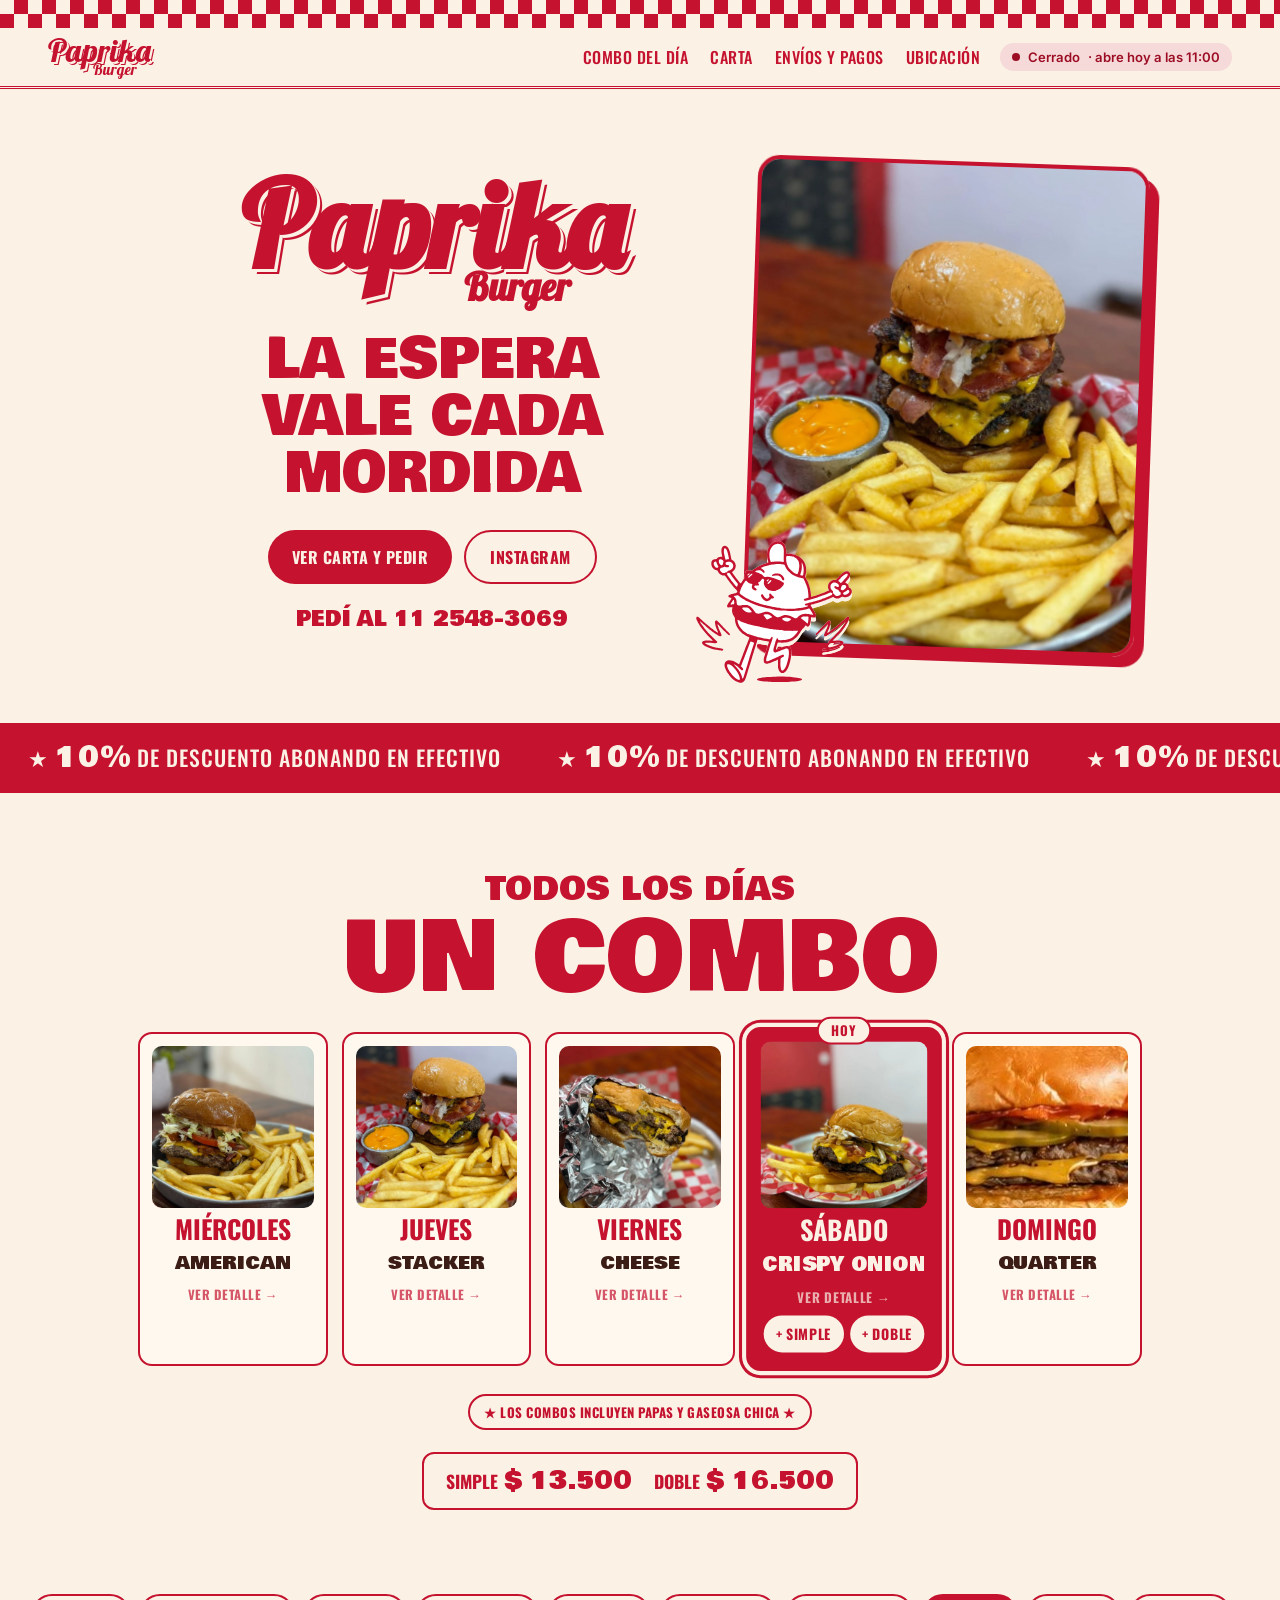
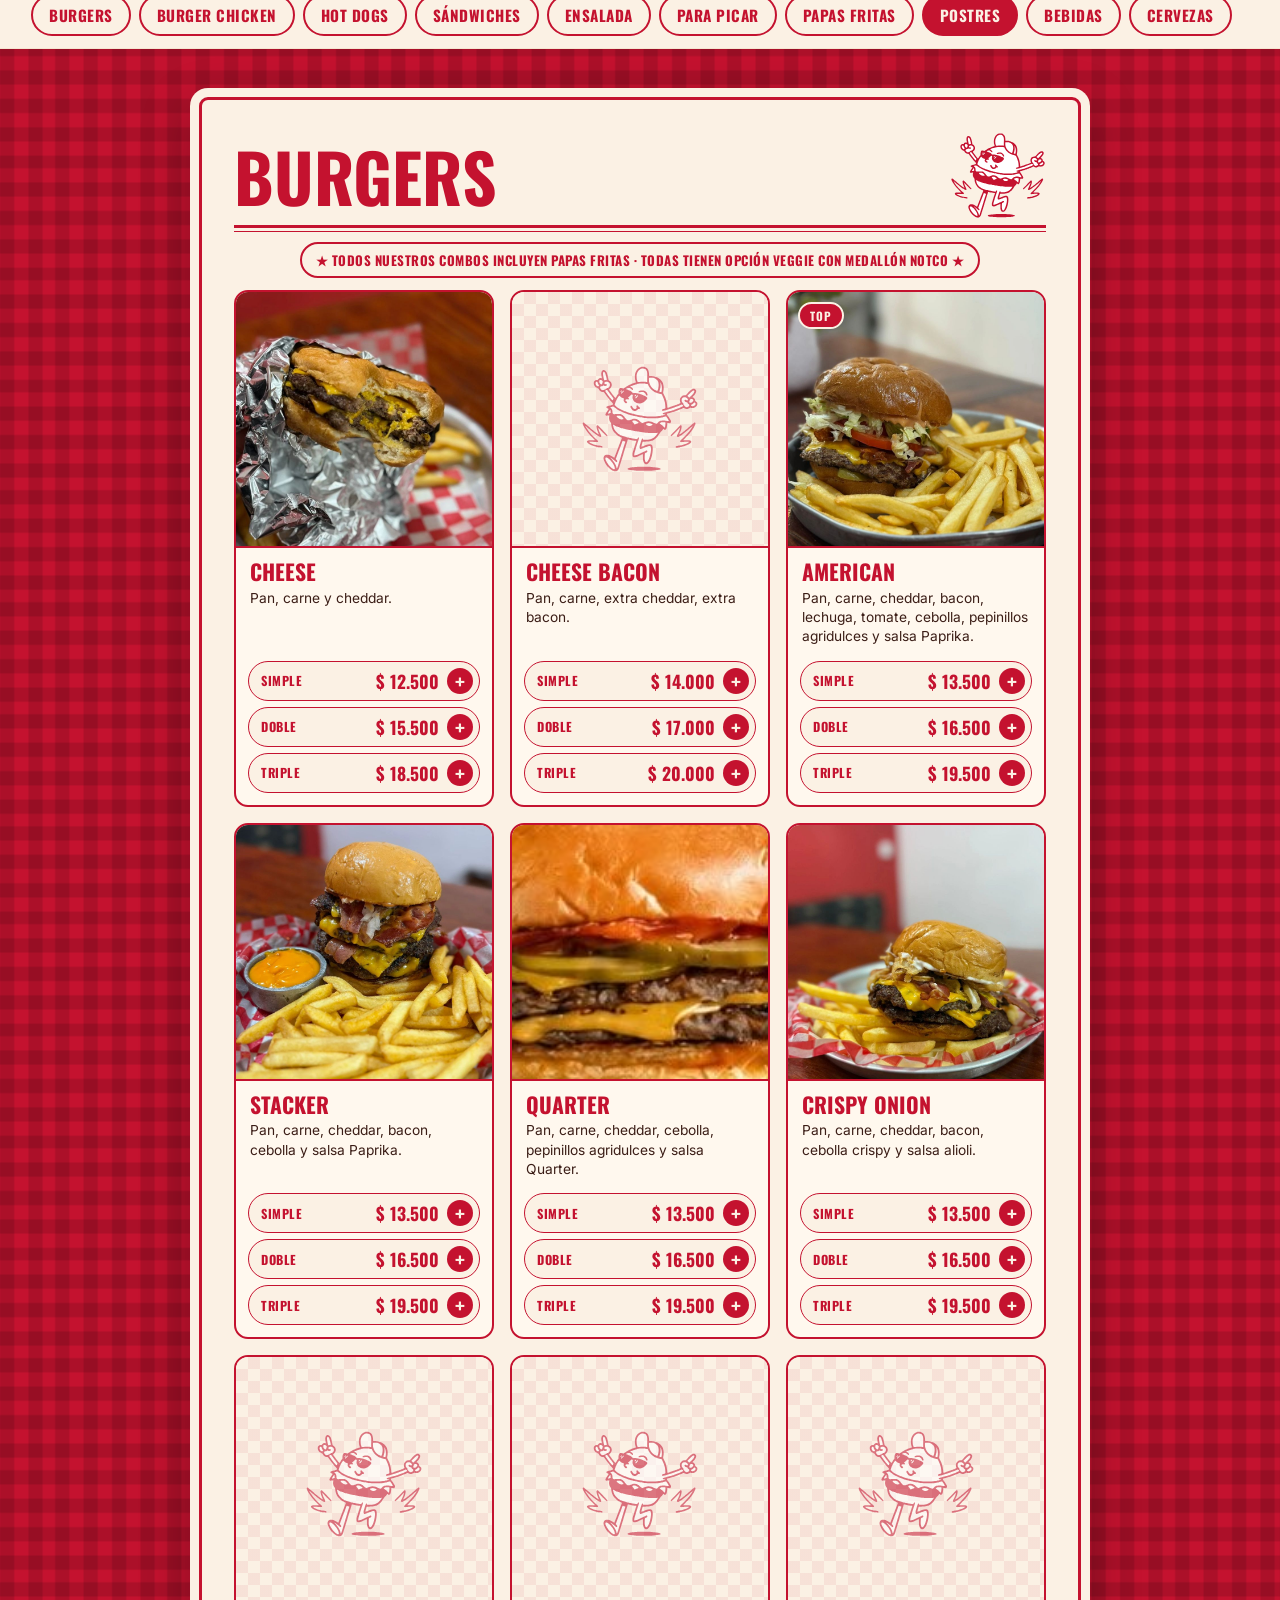
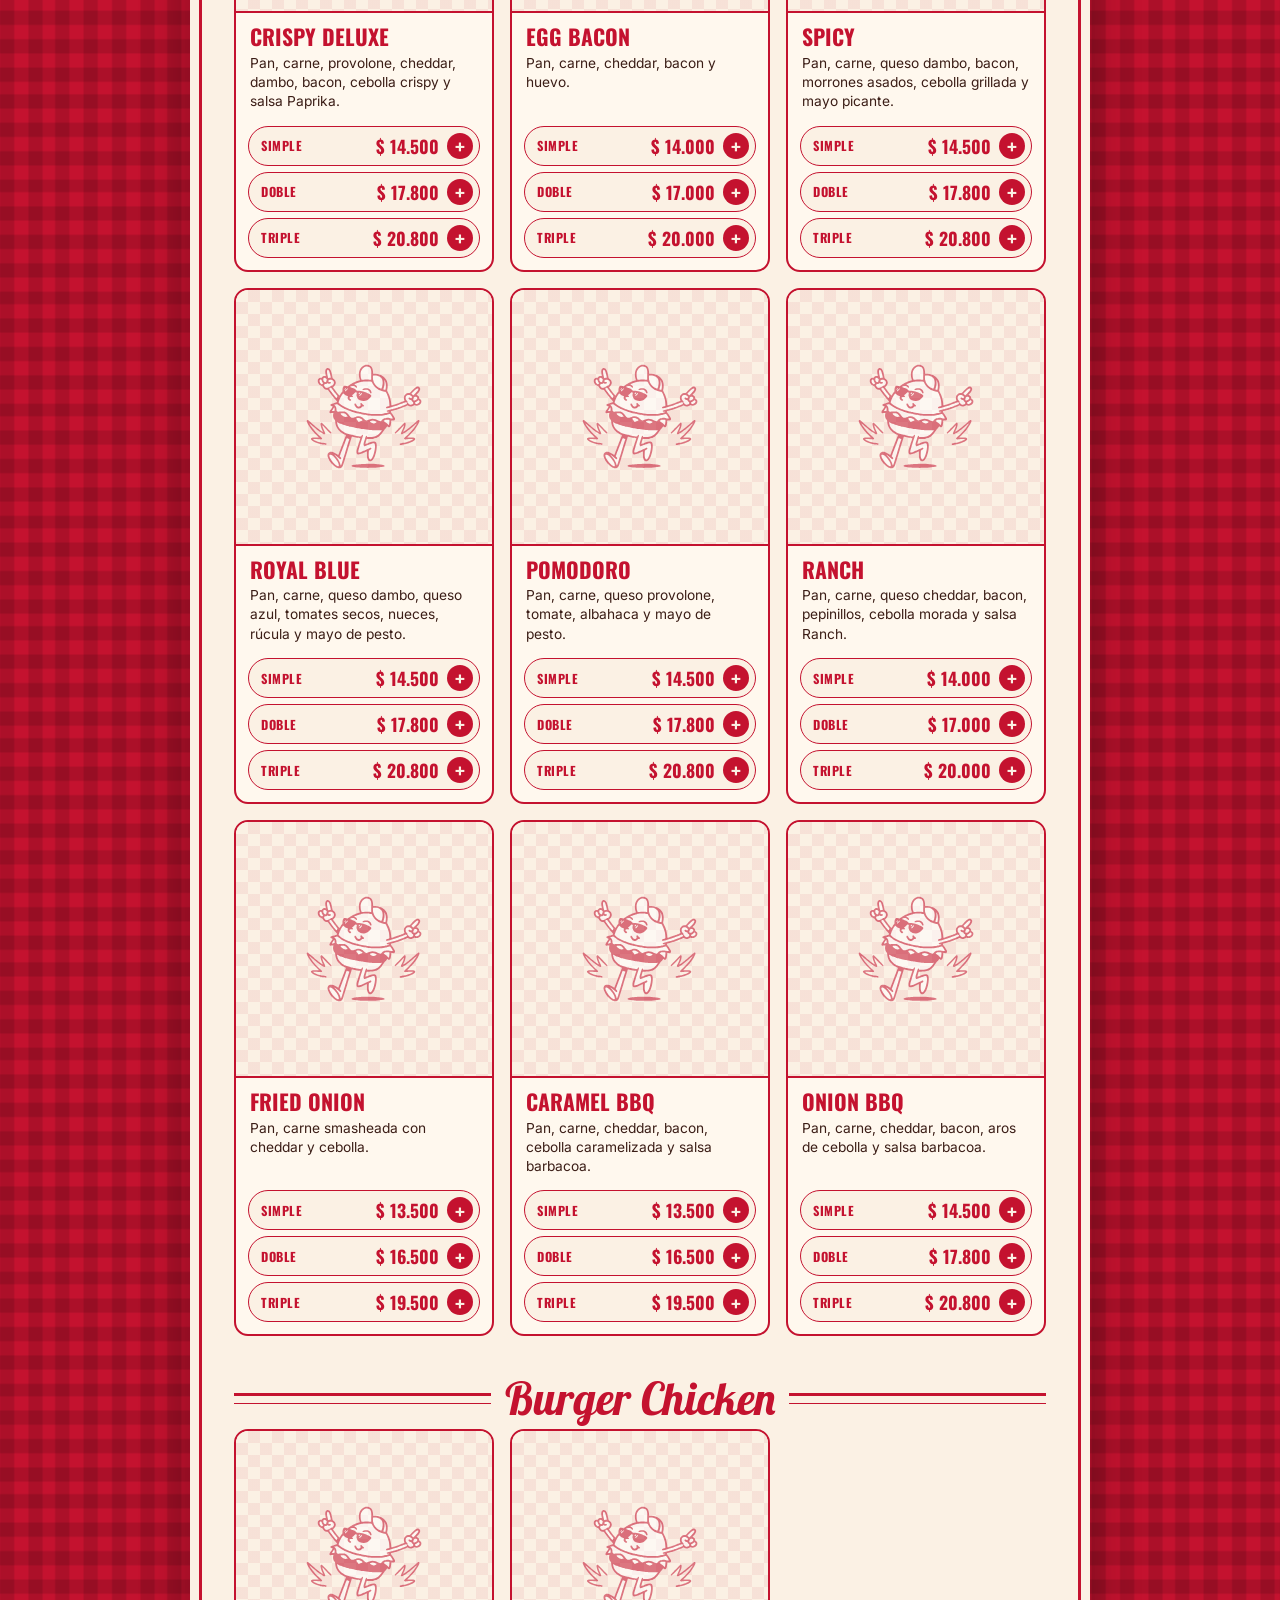
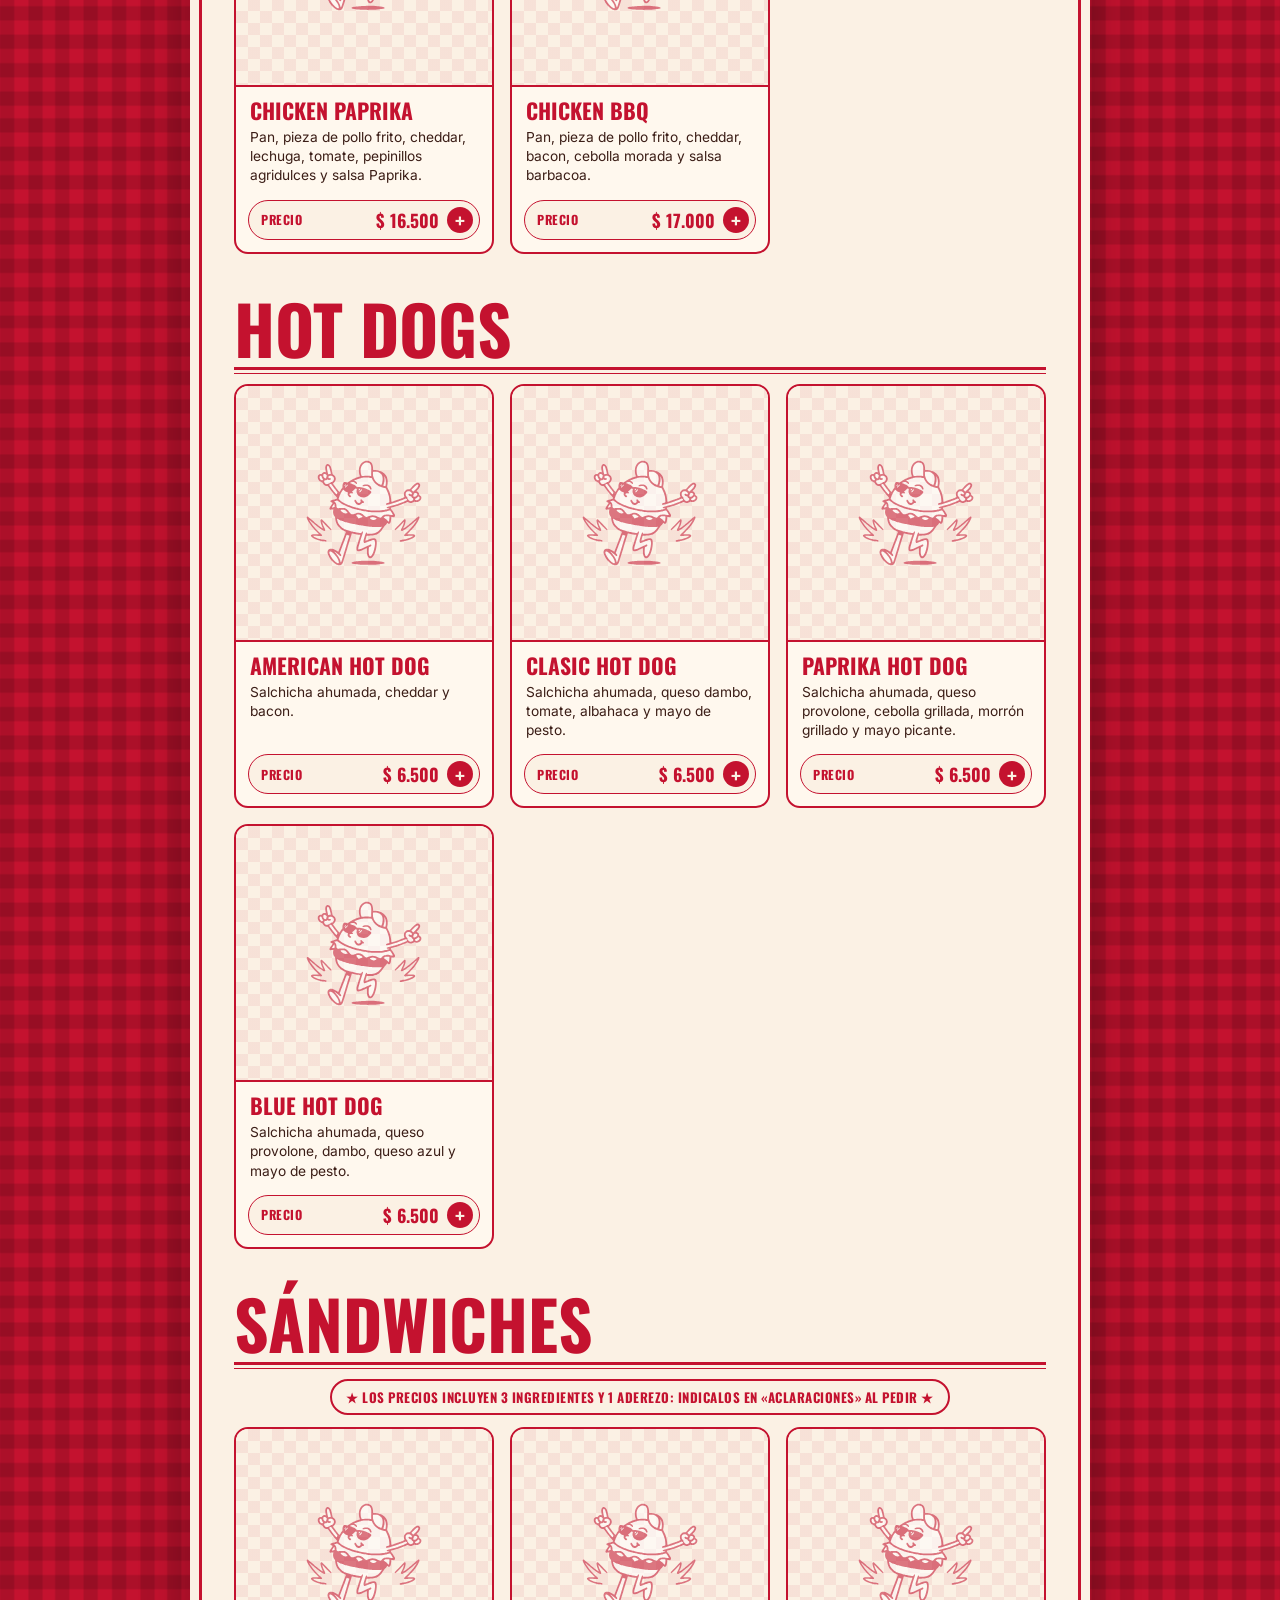
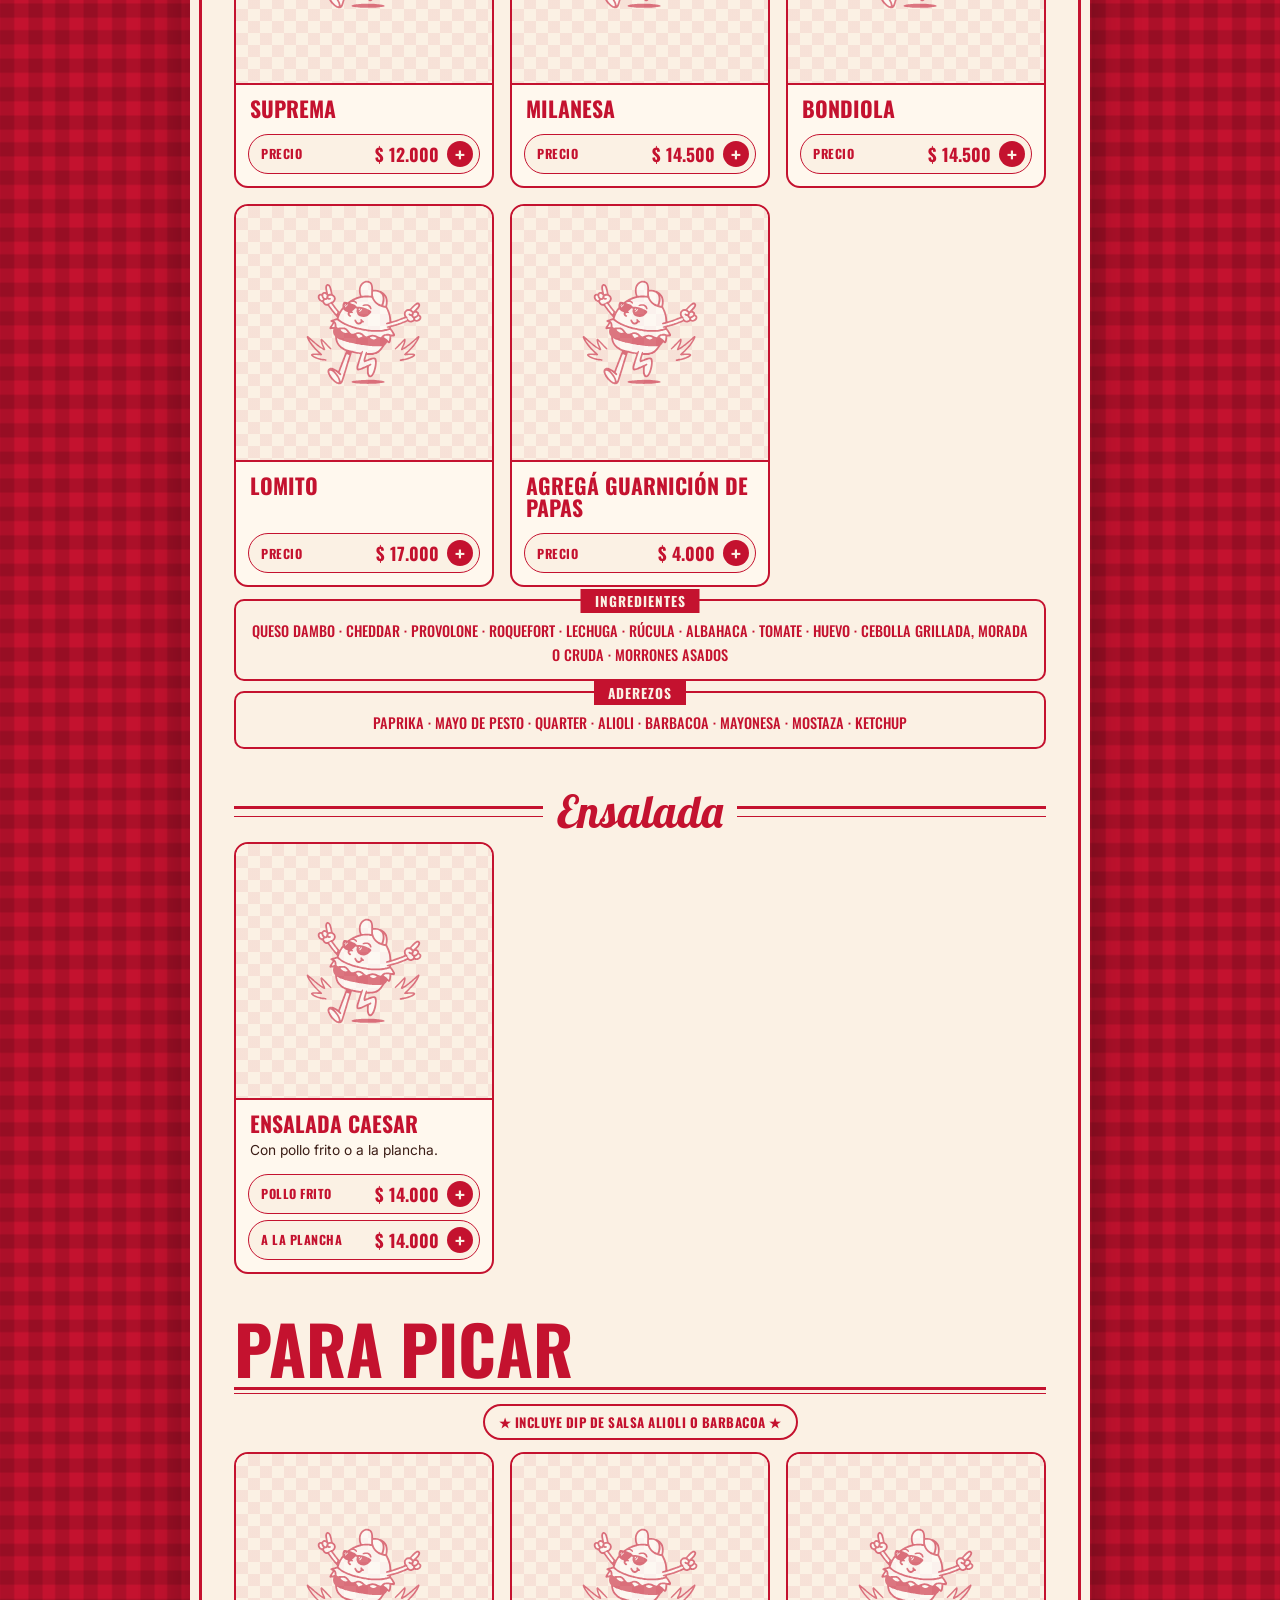
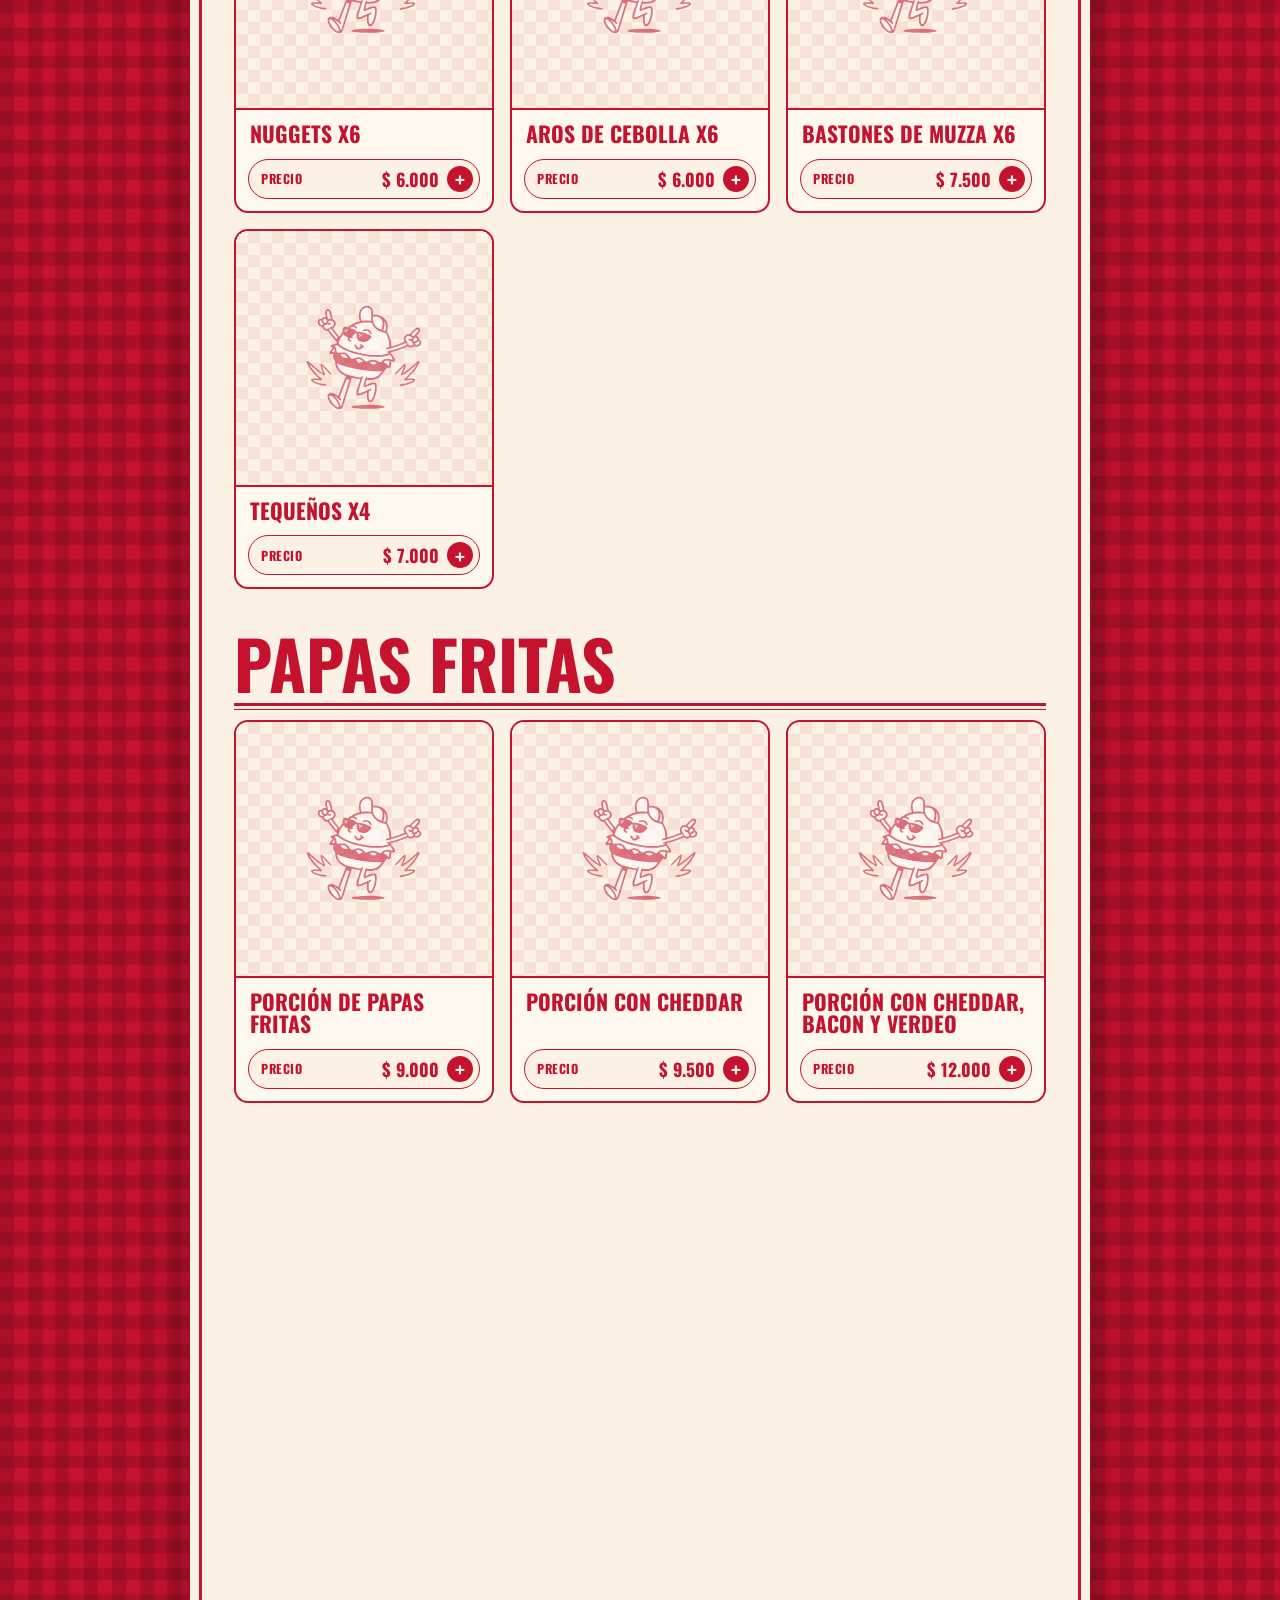
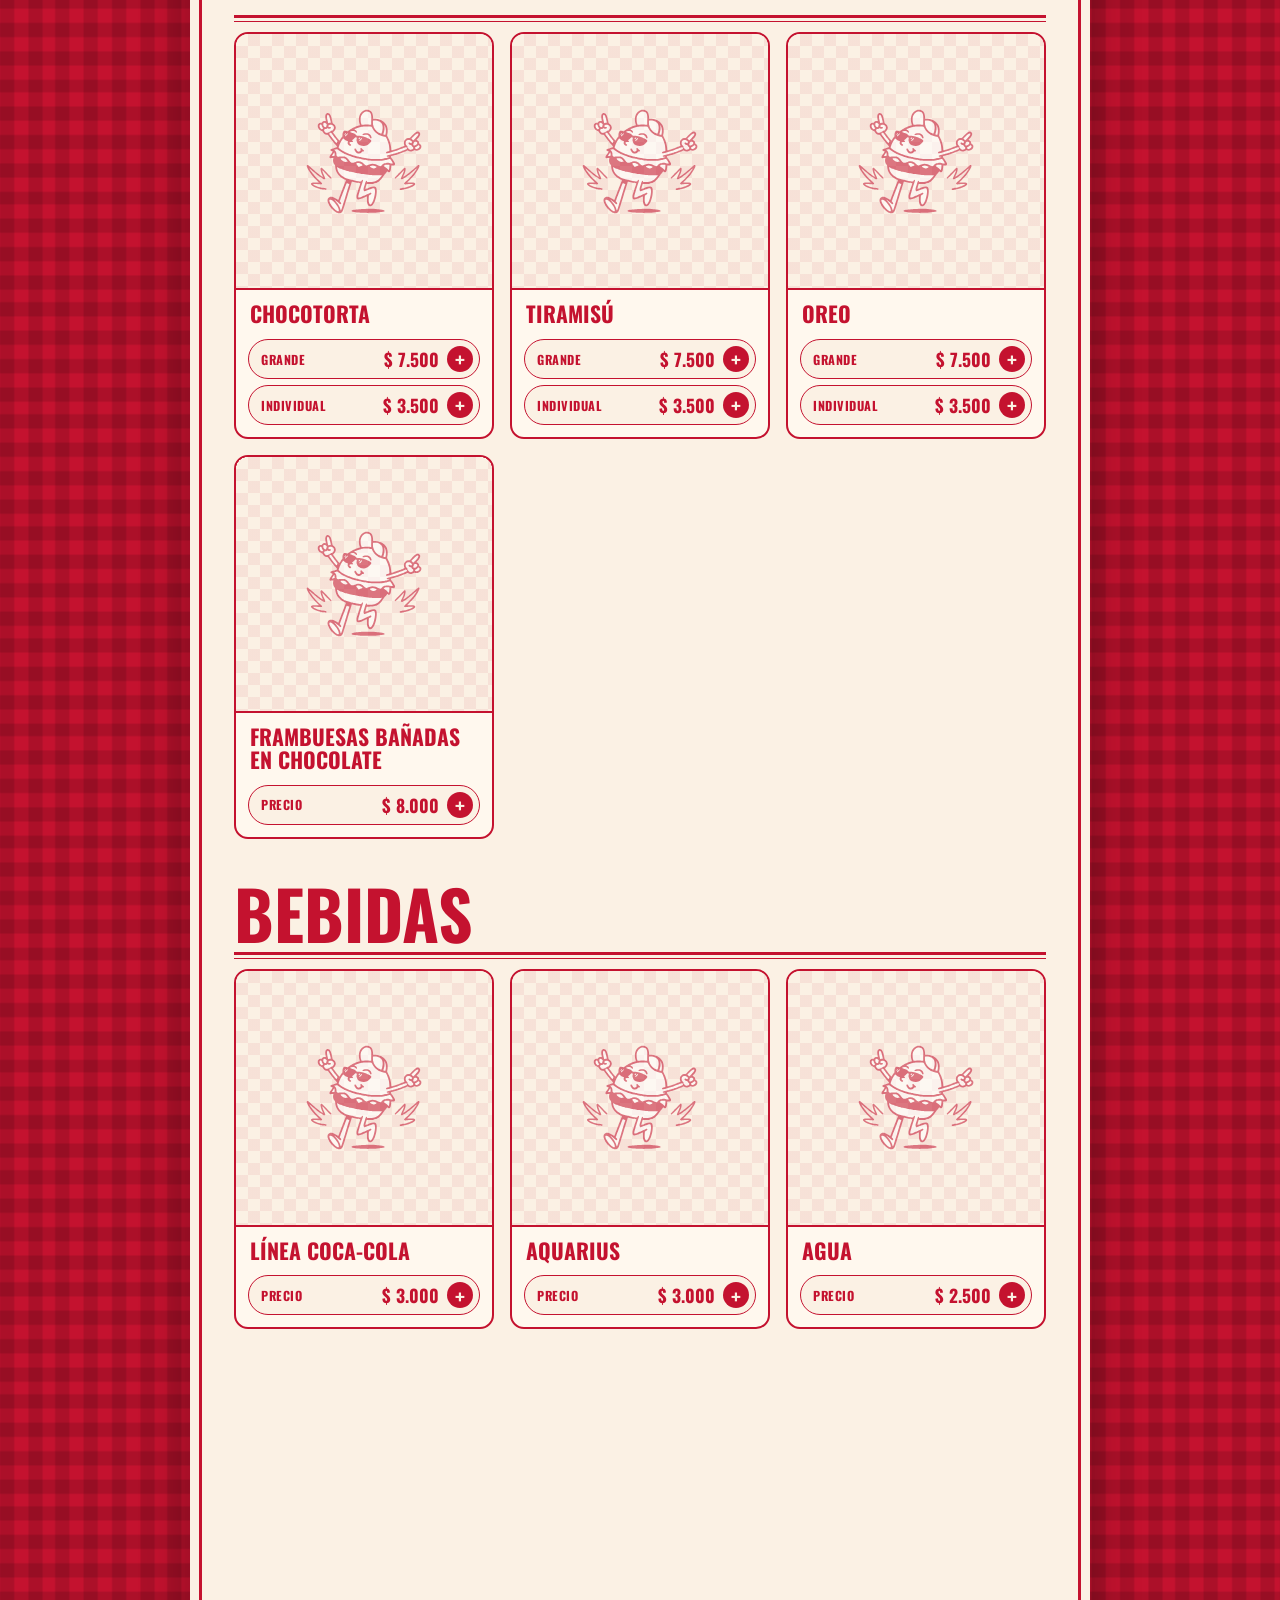
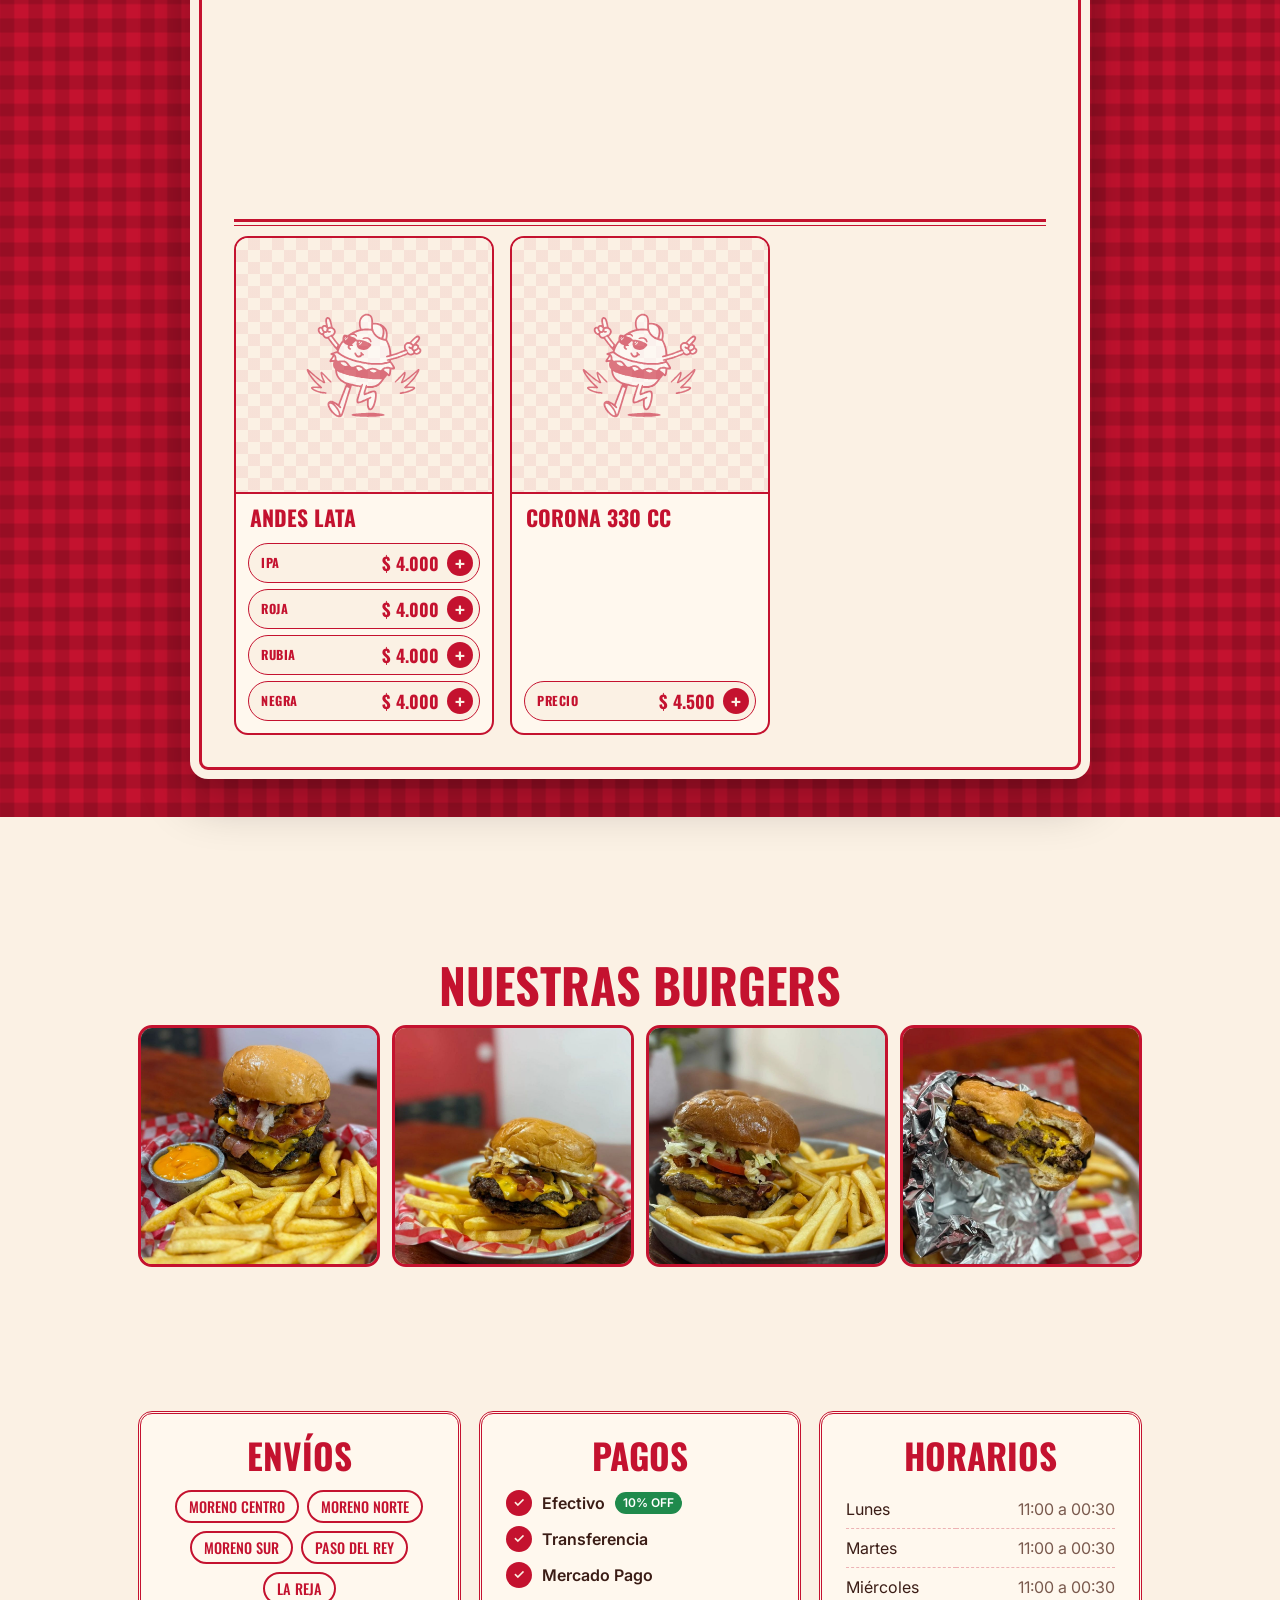
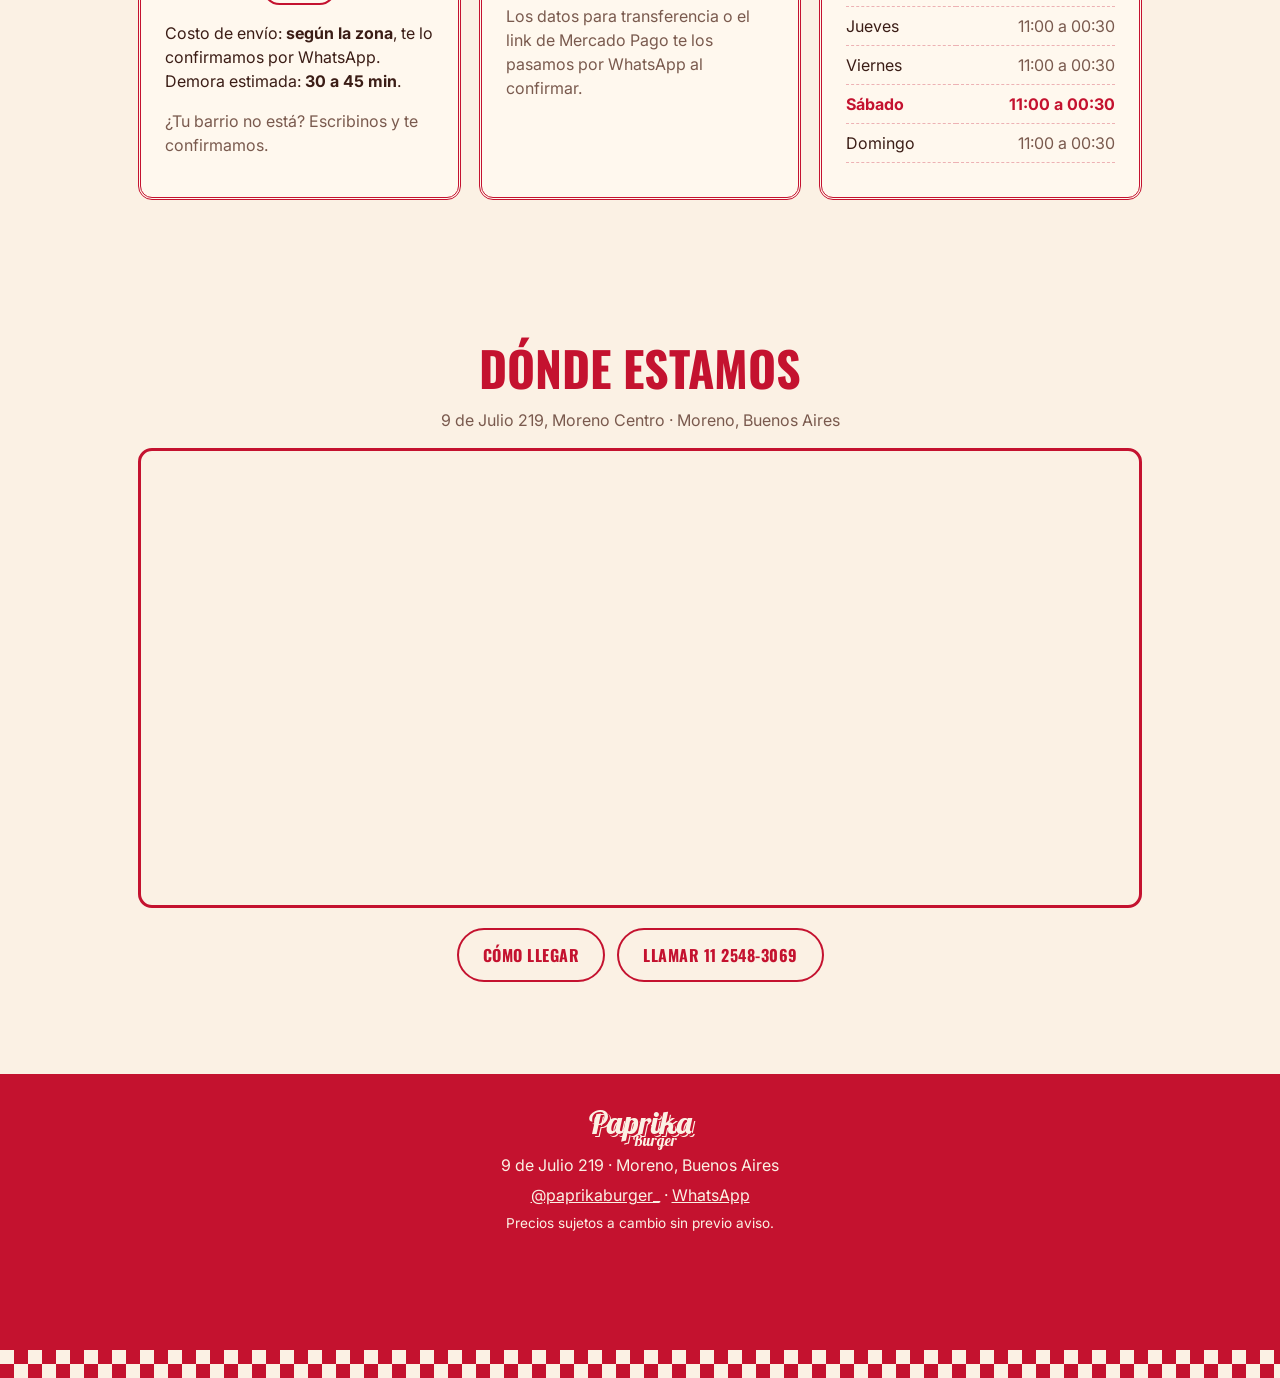
<file: index.html>
<!doctype html>
<html lang="es-AR">
<head>
  <meta charset="utf-8">
  <meta name="viewport" content="width=device-width, initial-scale=1">
  <title>Paprika Burger</title>
  <meta http-equiv="refresh" content="0; url=paprika-burger/">
  <link rel="canonical" href="paprika-burger/">
  <link rel="icon" href="paprika-burger/favicon.svg" type="image/svg+xml">
  <script>location.replace("paprika-burger/" + location.search + location.hash);</script>
</head>
<body style="background:#fbf1e4;font-family:sans-serif;text-align:center;padding-top:20vh">
  <a href="paprika-burger/" style="color:#c4122f">Entrar a Paprika Burger</a>
</body>
</html>
</file>
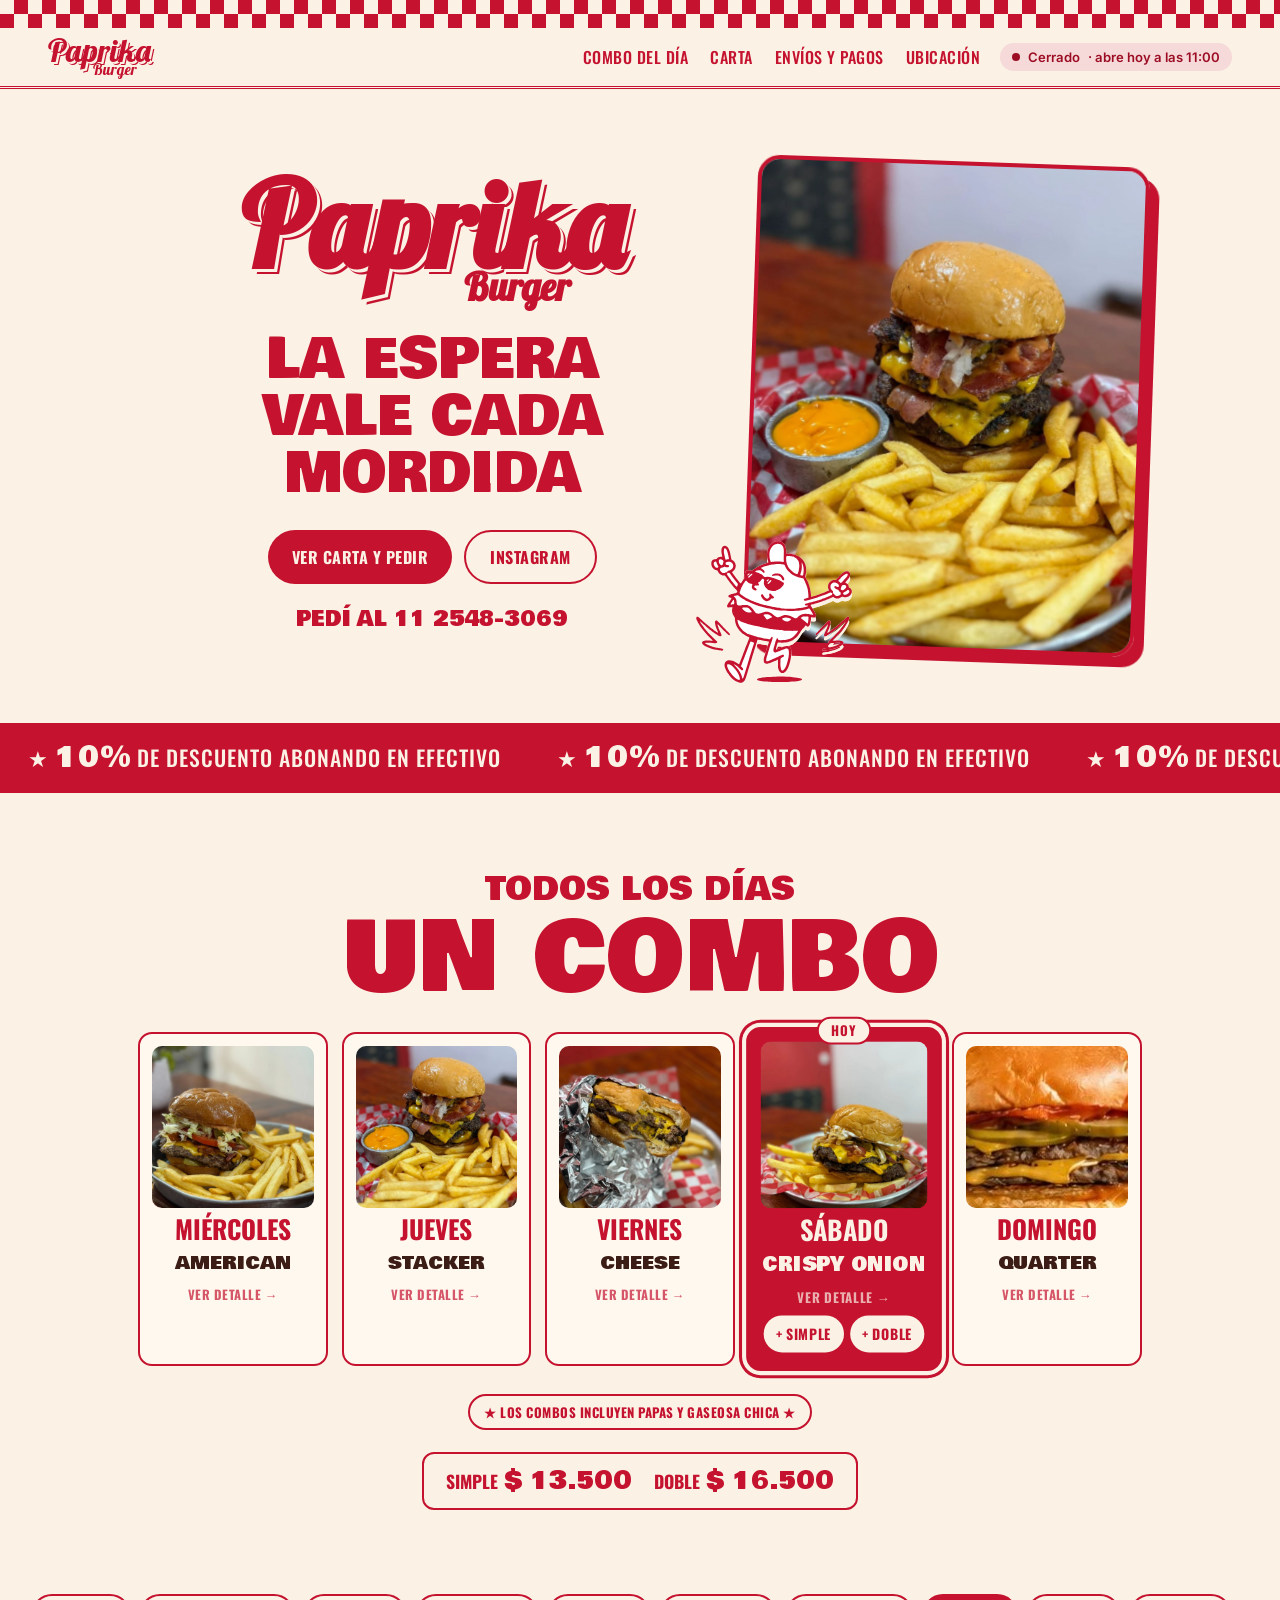
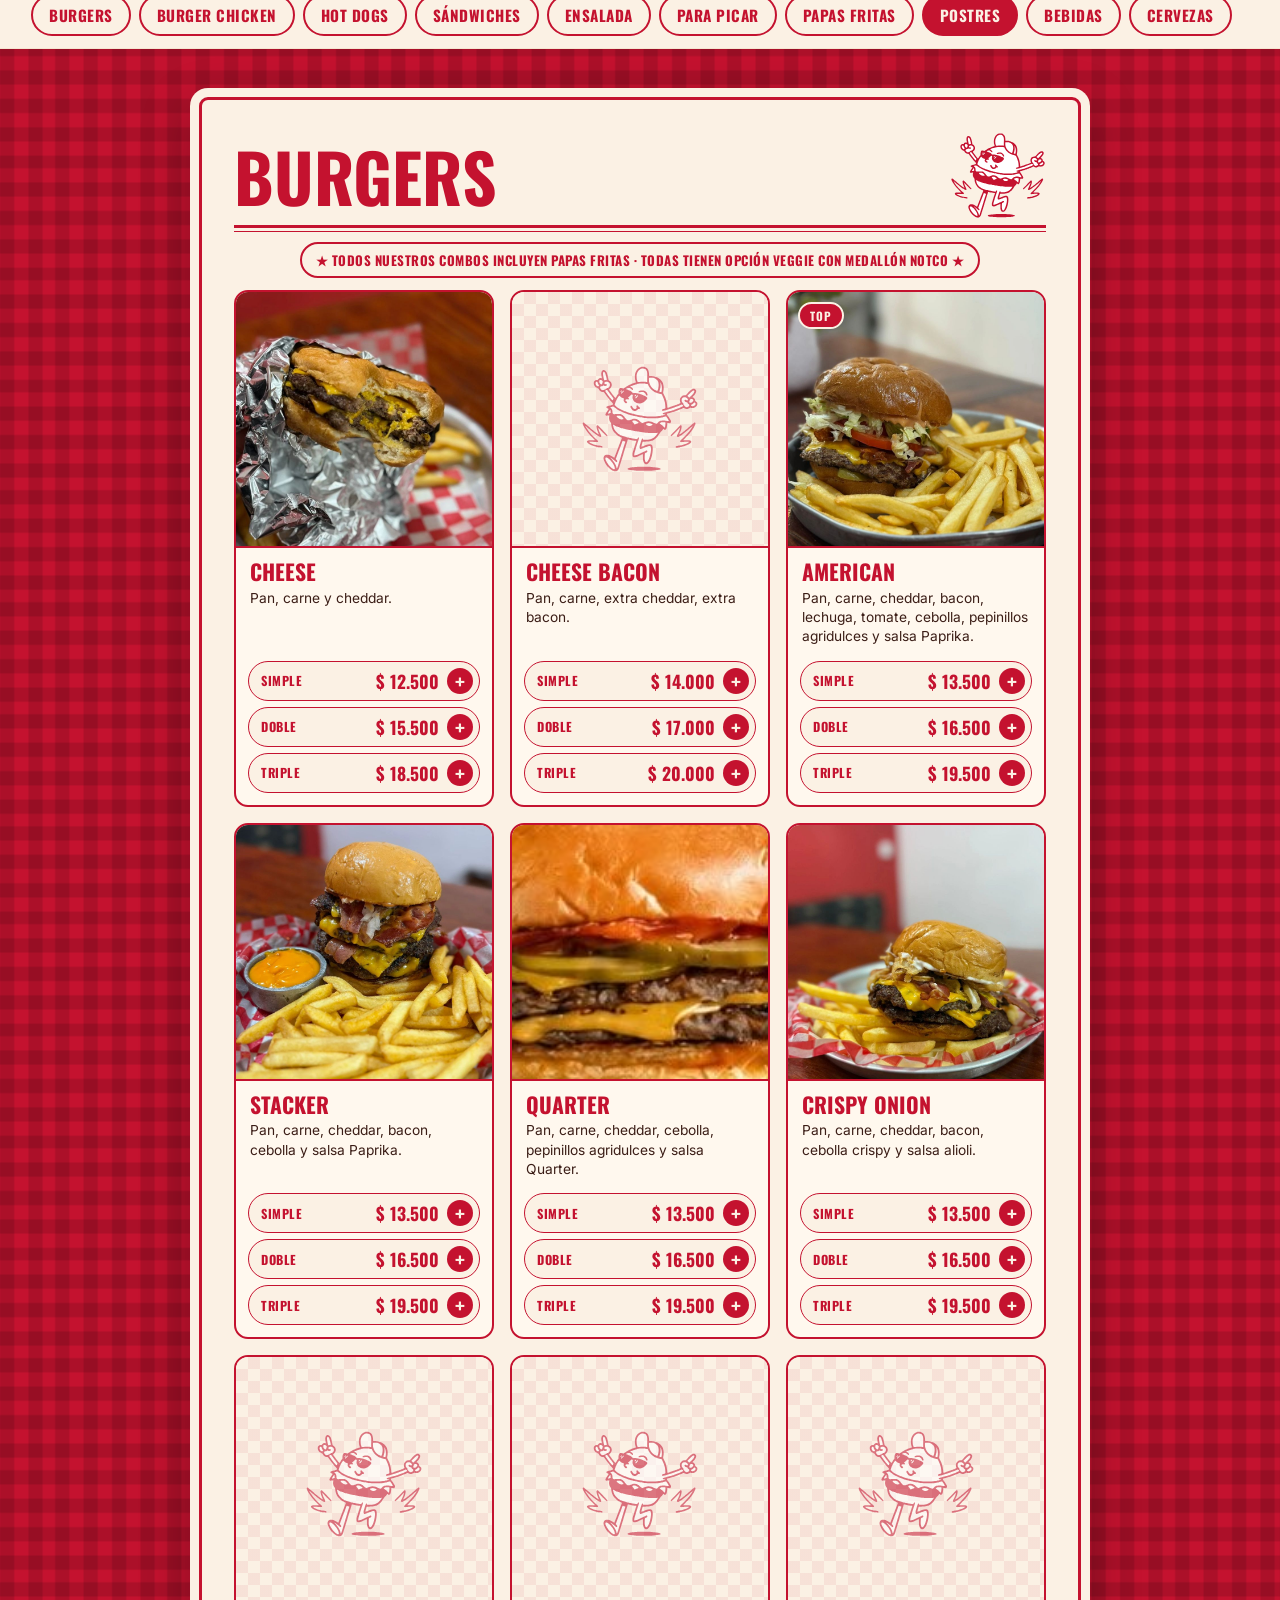
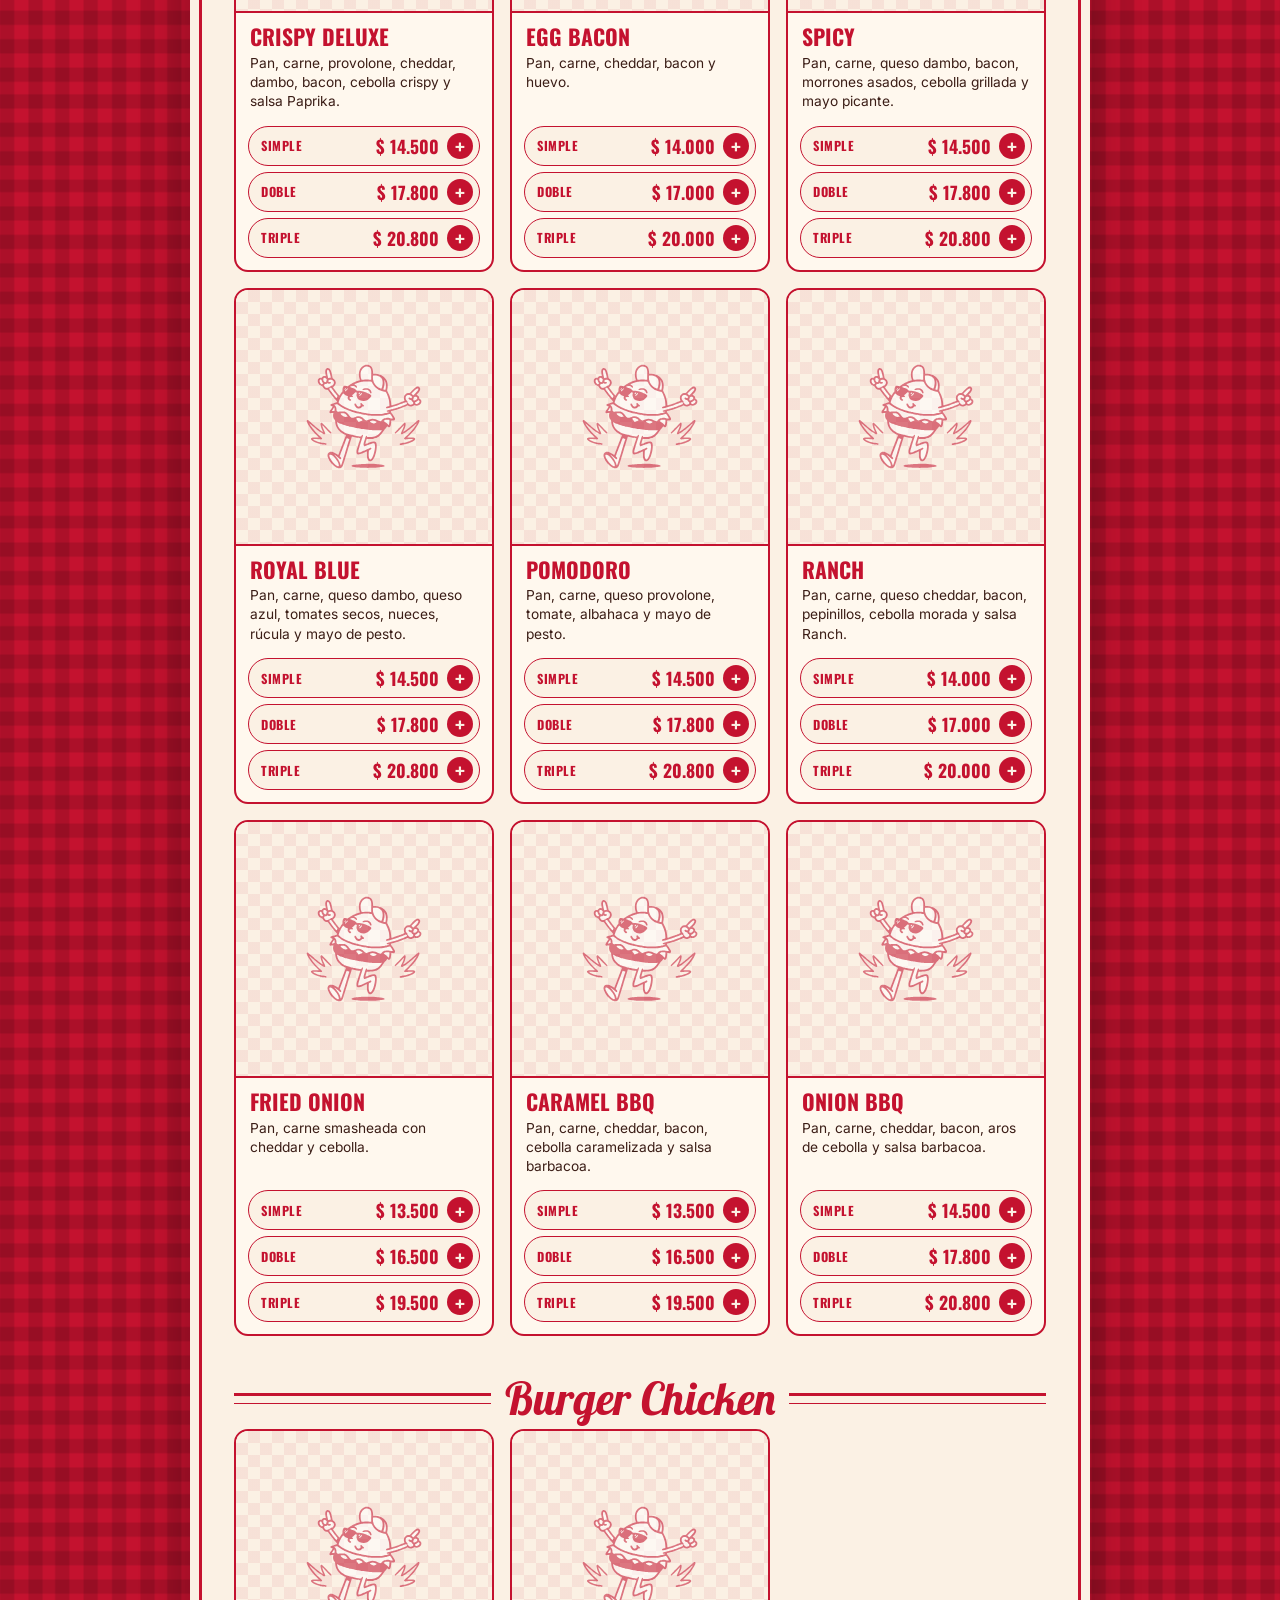
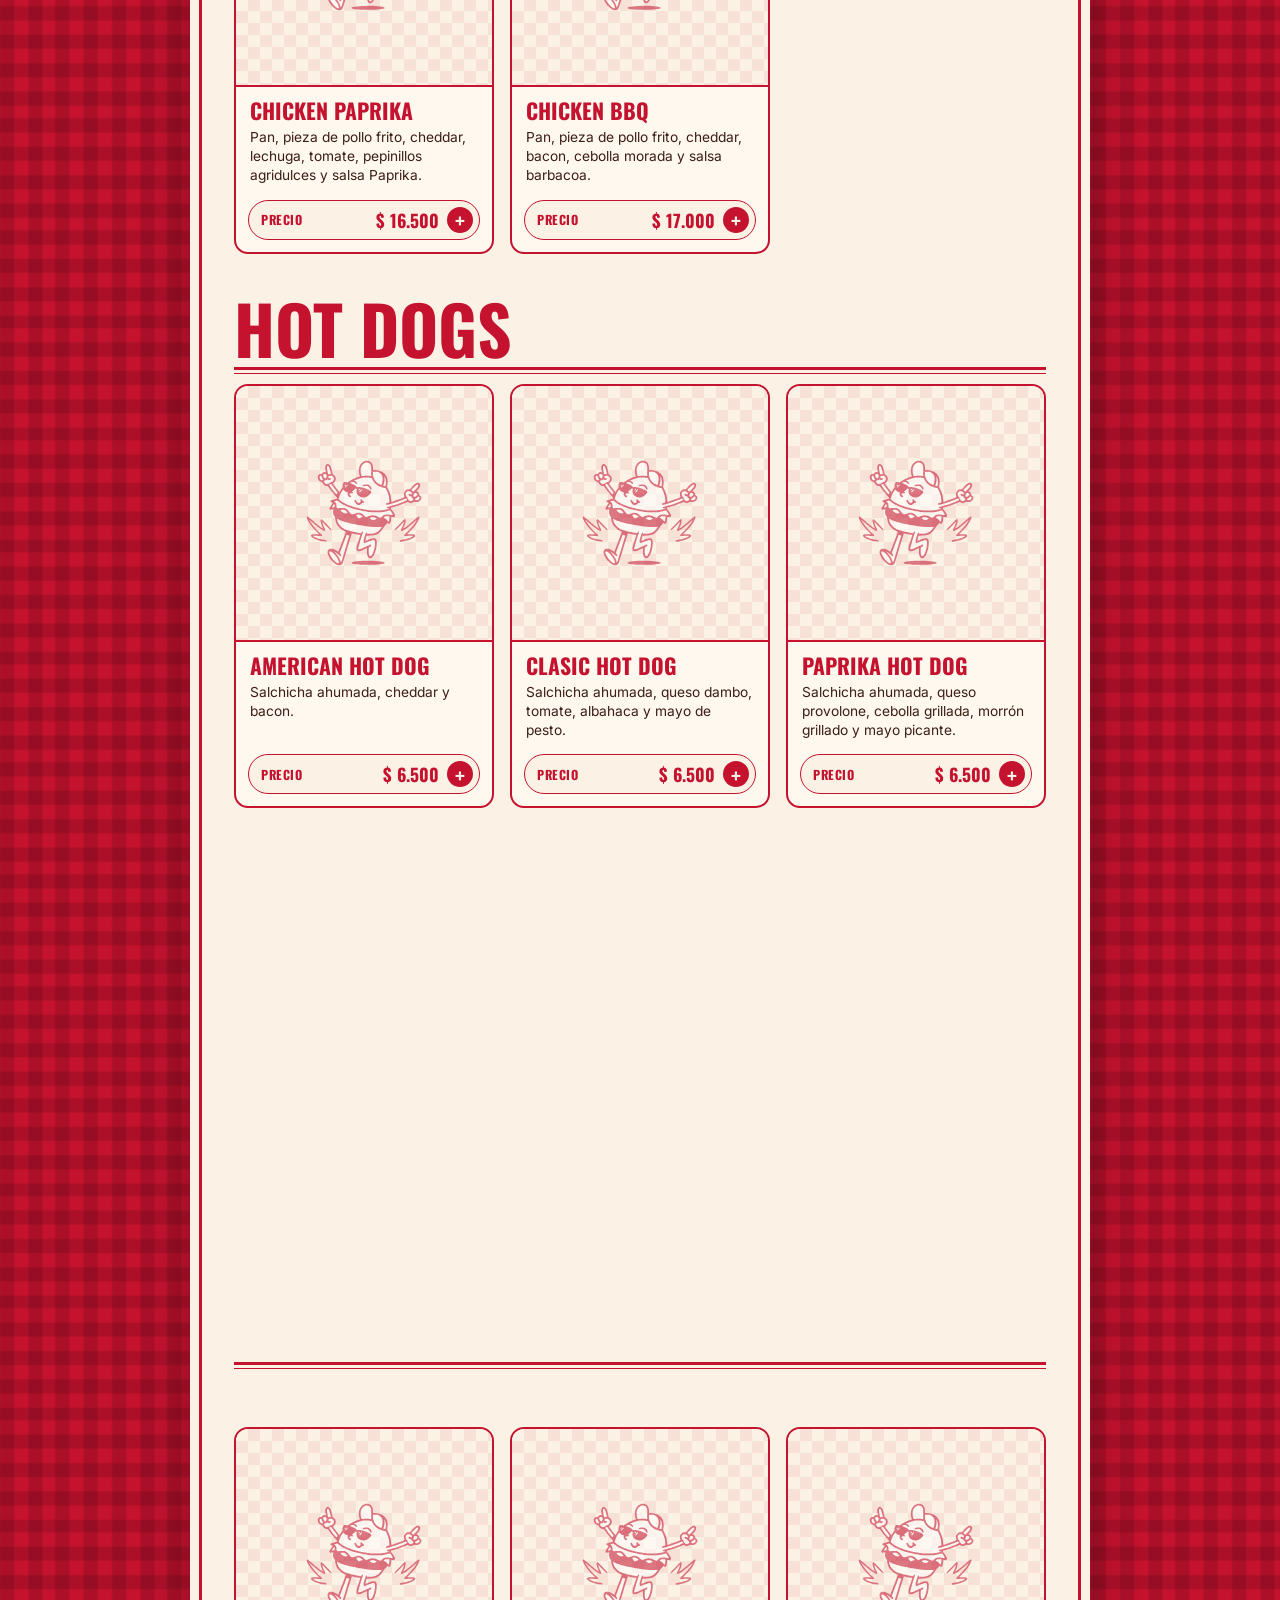
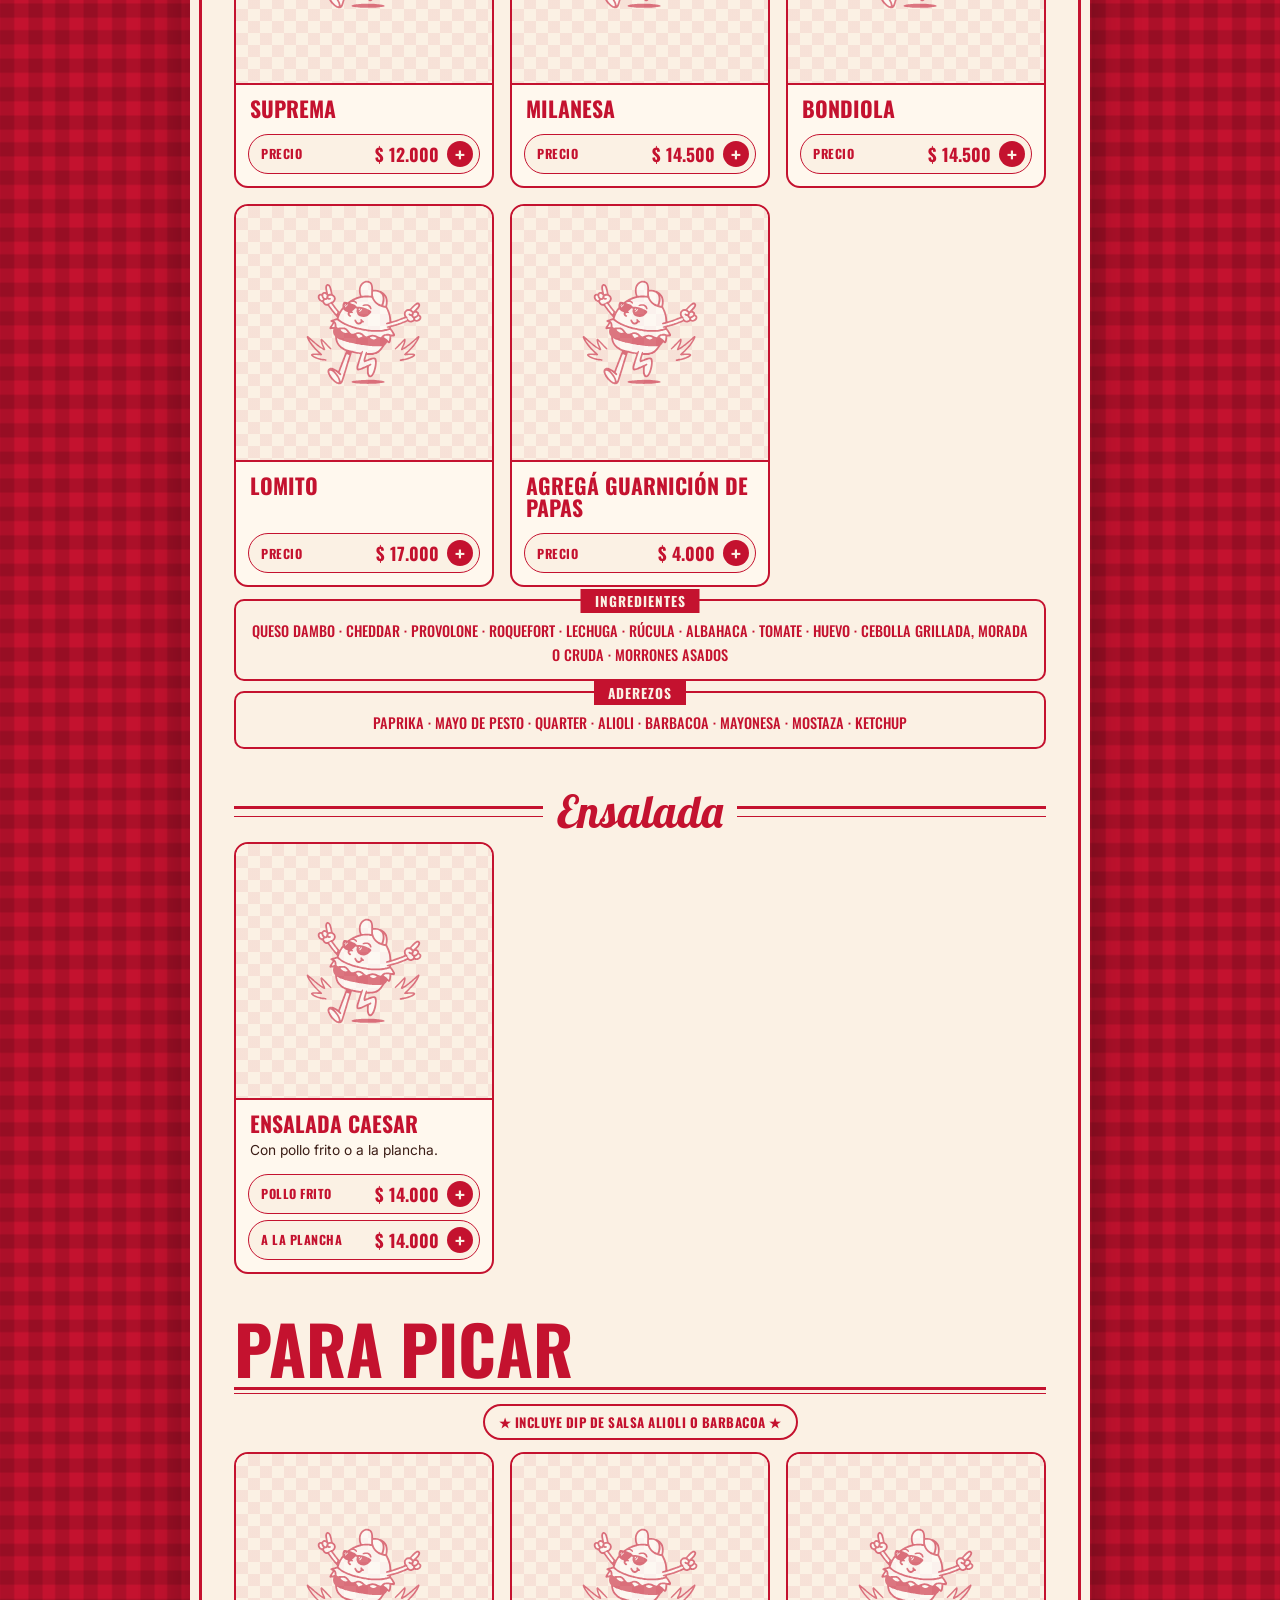
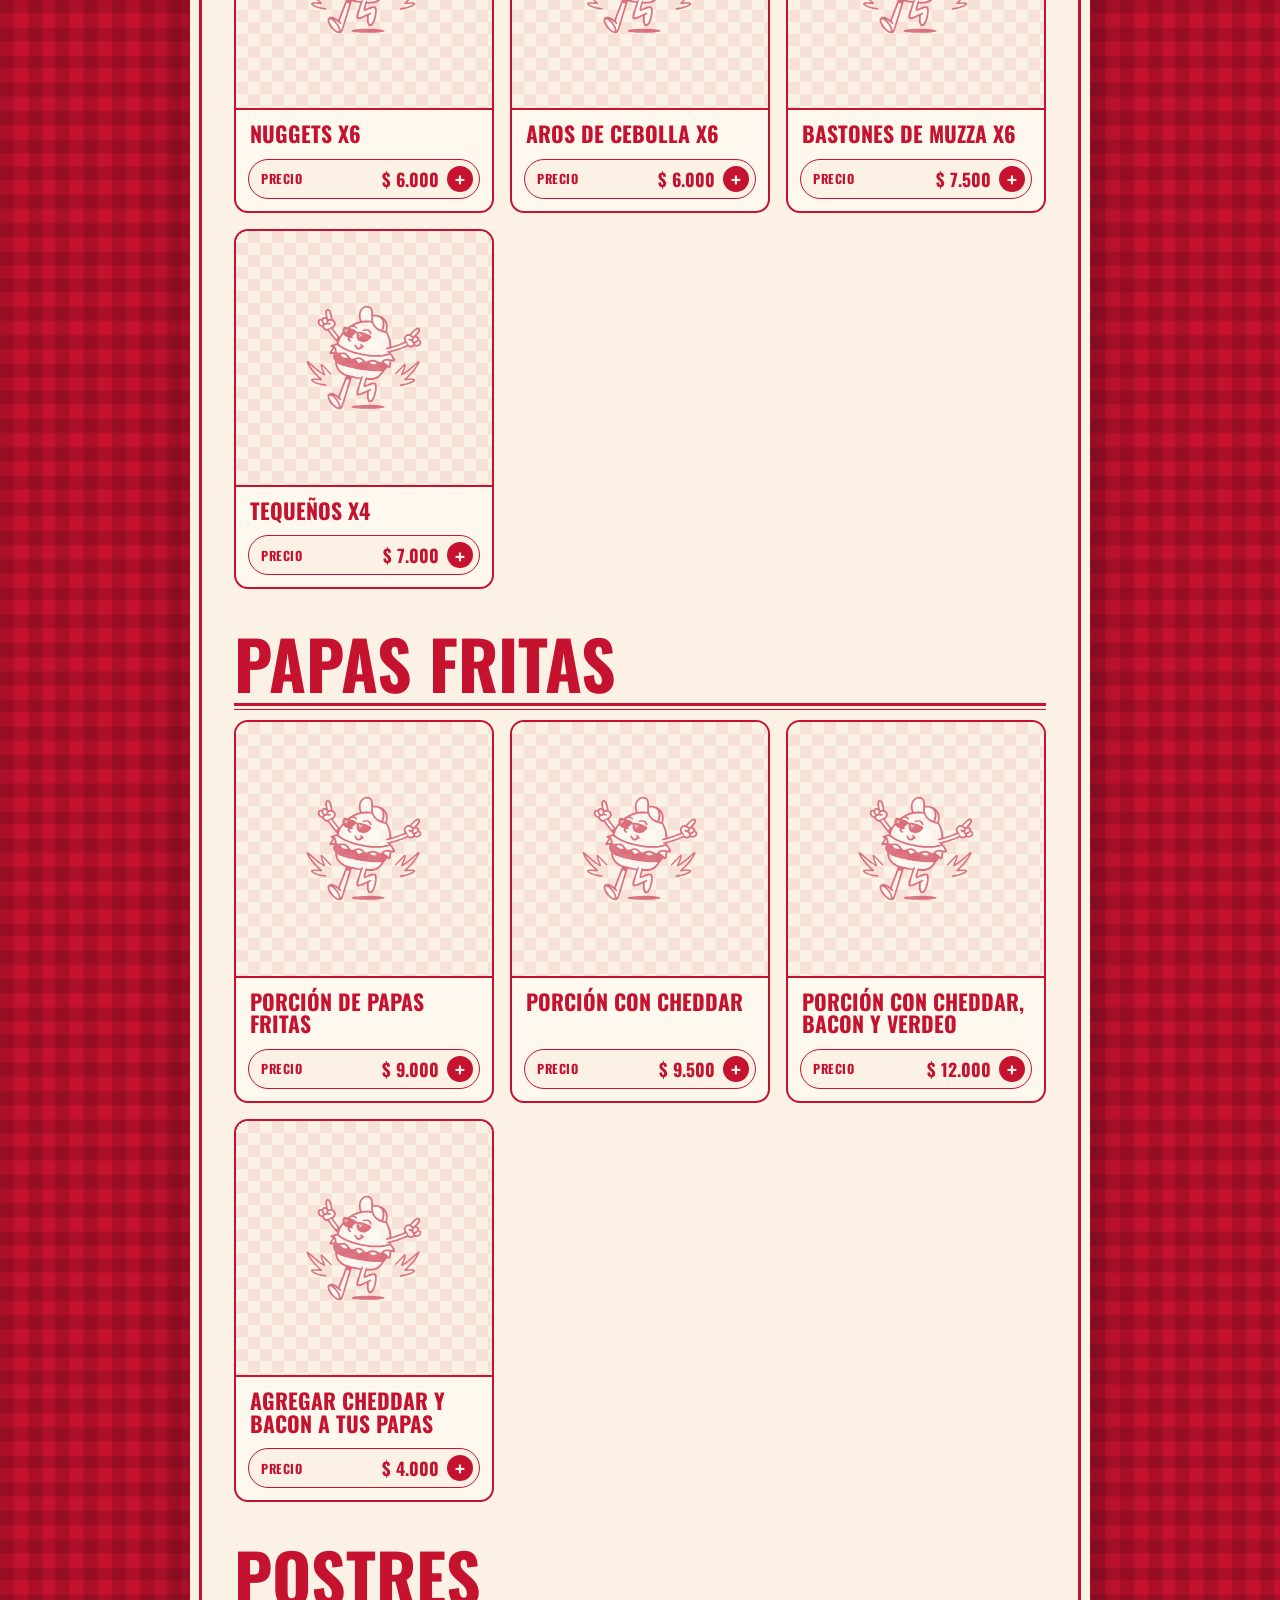
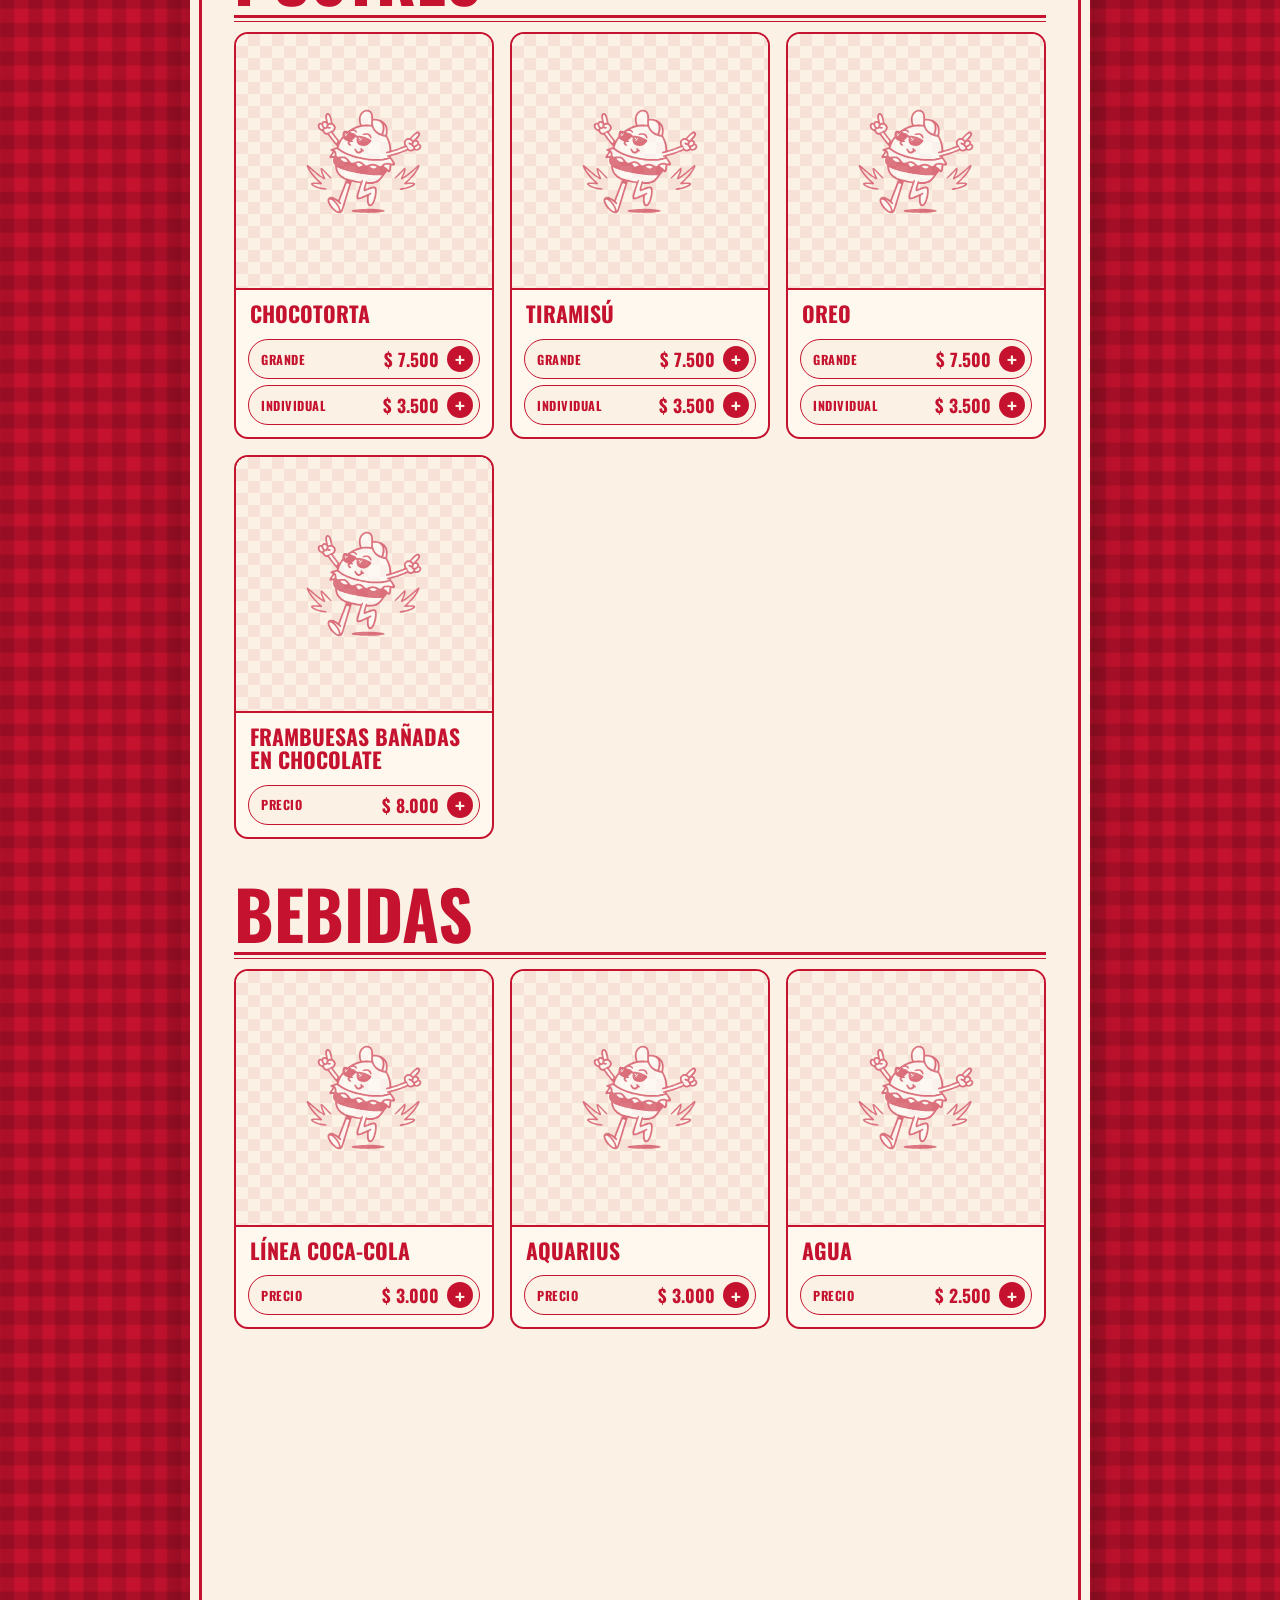
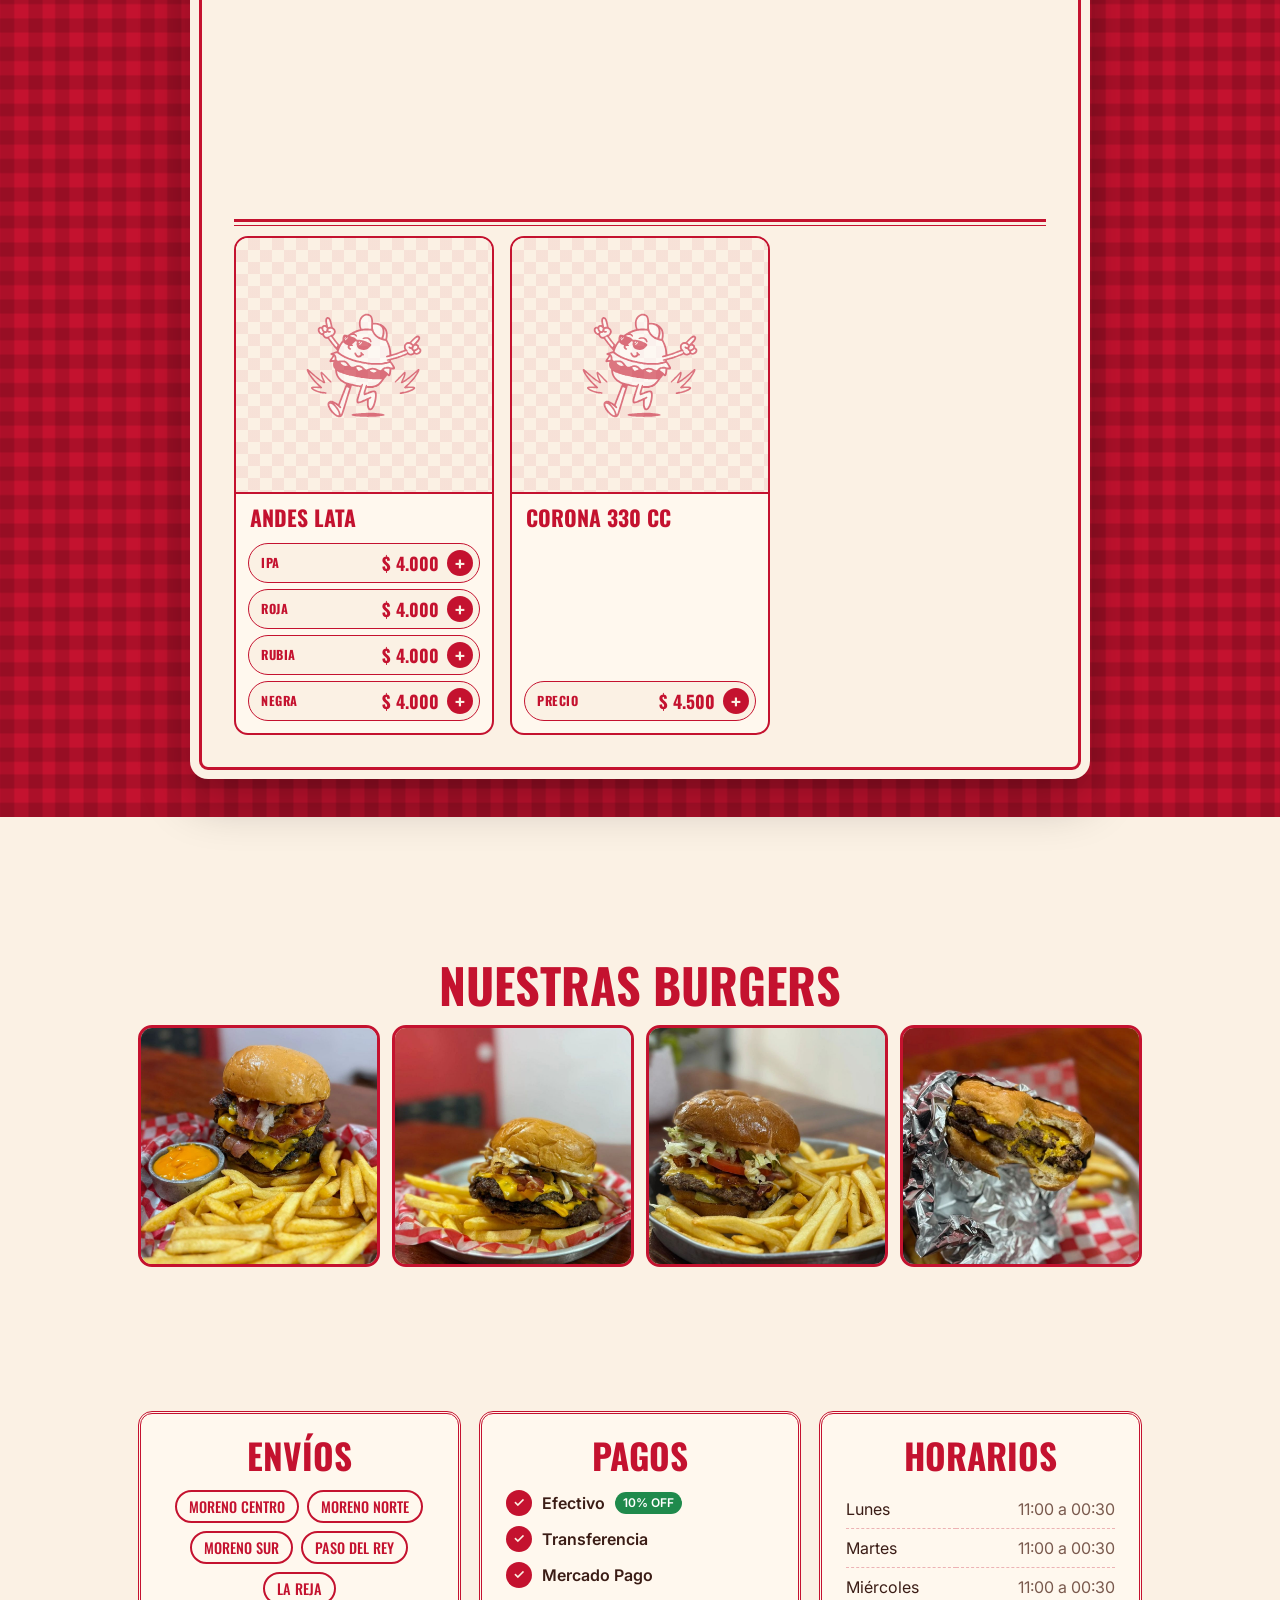
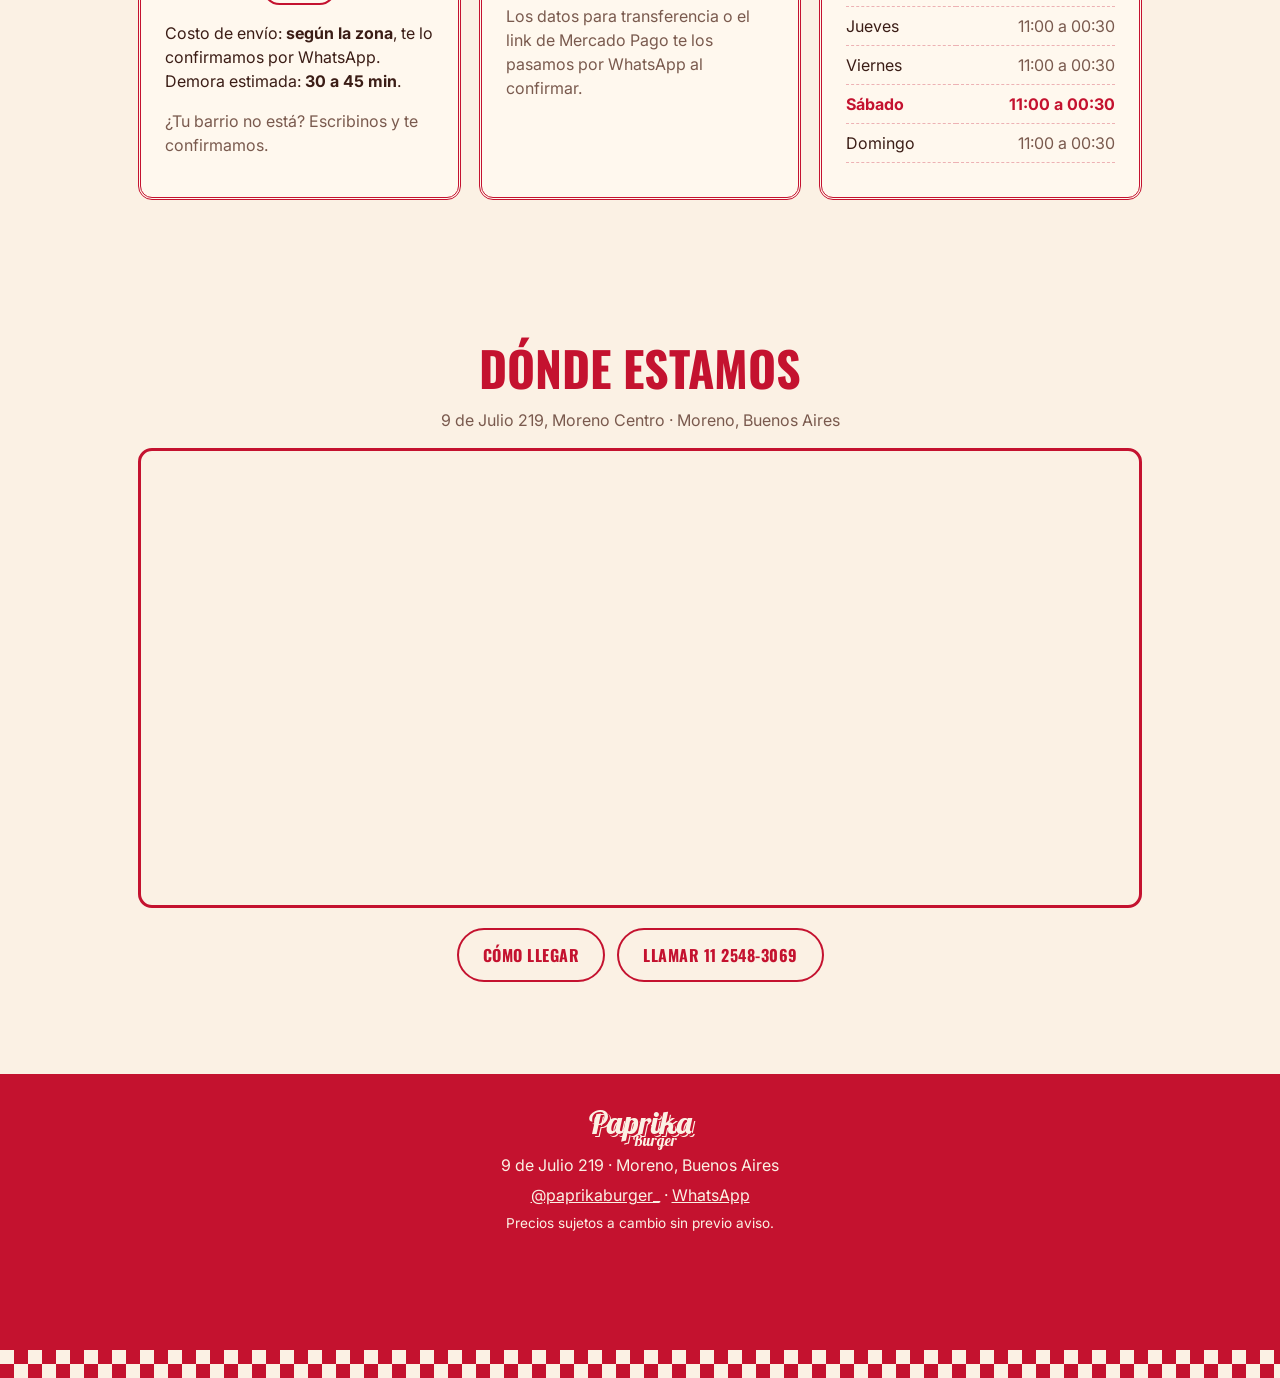
<file: paprika-burger/index.html>
<!doctype html>
<html lang="es-AR">
<head>
  <meta charset="utf-8">
  <meta name="viewport" content="width=device-width, initial-scale=1">
  <title>Paprika Burger | Hamburguesería en Moreno · Delivery y Take Away</title>
  <meta name="description" content="Paprika Burger, hamburguesería en Moreno Centro (9 de Julio 219). Burgers simples, dobles y triples, hot dogs y sándwiches. Pedí online por WhatsApp con delivery. 10% off en efectivo.">
  <link rel="canonical" href="https://paprikaburger.com.ar/">
  <meta name="theme-color" content="#c4122f">
  <link rel="icon" href="favicon.svg" type="image/svg+xml">
  <link rel="icon" href="favicon-32.png" sizes="32x32" type="image/png">
  <link rel="apple-touch-icon" href="apple-touch-icon.png">

  <meta name="geo.region" content="AR-B">
  <meta name="geo.placename" content="Moreno, Buenos Aires">

  <meta property="og:type" content="restaurant">
  <meta property="og:locale" content="es_AR">
  <meta property="og:title" content="Paprika Burger · Hamburguesería en Moreno">
  <meta property="og:description" content="La espera vale cada mordida. Pedí online y recibilo en tu casa.">
  <meta property="og:url" content="https://paprikaburger.com.ar/">
  <meta property="og:image" content="https://paprikaburger.com.ar/img/stacker.jpg">

  <link rel="preconnect" href="https://fonts.googleapis.com">
  <link rel="preconnect" href="https://fonts.gstatic.com" crossorigin>
  <link href="https://fonts.googleapis.com/css2?family=Bowlby+One&family=Inter:wght@400;500;600;700&family=Lobster&family=Oswald:wght@500;700&display=swap" rel="stylesheet">
  <link rel="stylesheet" href="styles.css">
</head>
<body>
  <div class="checker" aria-hidden="true"></div>

  <header class="topbar">
    <a href="#inicio" class="logo logo-sm" aria-label="Paprika Burger, inicio">
      <span class="logo-main">Paprika</span><span class="logo-sub">Burger</span>
    </a>
    <nav class="nav" aria-label="Principal">
      <a href="#combos">Combo del día</a>
      <a href="#menu">Carta</a>
      <a href="#envios">Envíos y pagos</a>
      <a href="#ubicacion">Ubicación</a>
    </nav>
    <span class="status" id="status-top" role="status"></span>
  </header>

  <main>
    <section class="hero" id="inicio">
      <div class="hero-text">
        <h1 class="logo logo-xl"><span class="logo-main">Paprika</span><span class="logo-sub">Burger</span></h1>
        <p class="tagline"><span>La espera</span><span>vale cada</span><span>mordida</span></p>
        <div class="hero-cta">
          <a href="#menu" class="btn btn-red">Ver carta y pedir</a>
          <a id="ig-hero" class="btn btn-line" target="_blank" rel="noopener">Instagram</a>
        </div>
        <p class="hero-phone">Pedí al <a id="tel-hero"></a></p>
      </div>
      <div class="hero-art">
        <img class="hero-photo" src="img/stacker.jpg" alt="Stacker triple de Paprika Burger con papas fritas" width="900" height="1200" fetchpriority="high">
        <img class="hero-mascot" src="img/mascota.svg" alt="" width="283" height="258">
      </div>
    </section>

    <div class="promo" id="promo"><div class="marquee" id="marquee"></div></div>

    <section class="section combos" id="combos" aria-labelledby="combos-title">
      <p class="combo-kicker">Todos los días</p>
      <h2 id="combos-title" class="combo-title">Un combo</h2>
      <div class="combo-grid" id="combo-grid"></div>
      <div class="combo-foot" id="combo-foot"></div>
    </section>

    <section class="section" id="menu" aria-labelledby="menu-title">
      <h2 id="menu-title" class="sr-only">Carta</h2>
      <div class="tabs" id="tabs" role="tablist"></div>
      <div class="board">
        <div id="menu-list"><p class="cargando">Cargando carta…</p></div>
      </div>
    </section>

    <section class="section" id="galeria" aria-labelledby="galeria-title" hidden>
      <h2 id="galeria-title" class="title">Nuestras burgers</h2>
      <div class="gallery" id="gallery"></div>
    </section>

    <section class="section info-grid" id="envios" aria-labelledby="envios-title">
      <div class="card">
        <h2 id="envios-title" class="title">Envíos</h2>
        <ul class="chips" id="zonas"></ul>
        <p id="envio-costo"></p>
        <p class="muted">¿Tu barrio no está? Escribinos y te confirmamos.</p>
      </div>
      <div class="card">
        <h2 class="title">Pagos</h2>
        <ul class="pay" id="pagos"></ul>
        <p class="muted">Los datos para transferencia o el link de Mercado Pago te los pasamos por WhatsApp al confirmar.</p>
      </div>
      <div class="card">
        <h2 class="title">Horarios</h2>
        <table class="hours" id="horarios"></table>
      </div>
    </section>

    <section class="section" id="ubicacion" aria-labelledby="ubic-title">
      <h2 id="ubic-title" class="title">Dónde estamos</h2>
      <p class="muted center" id="direccion-texto"></p>
      <div class="map-wrap">
        <iframe id="mapa" title="Mapa de Paprika Burger" loading="lazy" referrerpolicy="no-referrer-when-downgrade"></iframe>
      </div>
      <div class="hero-cta center">
        <a id="como-llegar" class="btn btn-line" target="_blank" rel="noopener">Cómo llegar</a>
        <a id="llamar" class="btn btn-line"></a>
      </div>
    </section>
  </main>

  <footer class="footer">
    <div class="logo logo-sm"><span class="logo-main">Paprika</span><span class="logo-sub">Burger</span></div>
    <p id="footer-dir"></p>
    <p><a id="ig-footer" target="_blank" rel="noopener"></a> · <a id="wa-footer" target="_blank" rel="noopener">WhatsApp</a></p>
    <p class="small">Precios sujetos a cambio sin previo aviso.</p>
  </footer>
  <div class="checker" aria-hidden="true"></div>

  <!-- Detalle de un producto o combo -->
  <dialog class="detalle" id="detalle" aria-labelledby="detalle-titulo">
    <button class="icon-btn detalle-close" id="detalle-close" aria-label="Cerrar">✕</button>
    <div id="detalle-body"></div>
  </dialog>

  <div class="toast" id="toast" role="status" aria-live="polite"></div>

  <!-- Botón flotante del carrito -->
  <button class="cart-fab" id="cart-fab" aria-controls="cart" aria-expanded="false" hidden>
    <span class="cart-count" id="cart-count">0</span>
    Ver pedido · <span id="cart-fab-total"></span>
  </button>

  <!-- Panel del carrito -->
  <div class="overlay" id="overlay" hidden></div>
  <aside class="cart" id="cart" aria-label="Tu pedido" aria-hidden="true">
    <div class="cart-head">
      <h2 class="title">Tu pedido</h2>
      <button class="icon-btn" id="cart-close" aria-label="Cerrar">✕</button>
    </div>
    <div class="cart-body">
      <ul class="cart-items" id="cart-items"></ul>
      <p class="muted empty" id="cart-empty">Todavía no agregaste nada.</p>

      <form id="checkout" class="checkout" novalidate>
        <fieldset class="seg">
          <legend>Entrega</legend>
          <label><input type="radio" name="entrega" value="envio" checked> Envío a domicilio</label>
          <label><input type="radio" name="entrega" value="retiro"> Retiro en el local</label>
        </fieldset>

        <label>Tu nombre
          <input name="nombre" autocomplete="name" required>
        </label>
        <label class="only-envio">Dirección
          <input name="direccion" autocomplete="street-address" placeholder="Calle, número, entre calles">
        </label>
        <label class="only-envio">Barrio
          <select name="barrio" id="barrio"></select>
        </label>
        <label>Forma de pago
          <select name="pago" id="pago"></select>
        </label>
        <label class="only-efectivo">¿Con cuánto abonás?
          <input name="vuelto" inputmode="numeric" placeholder="Ej: 20000">
        </label>
        <label>Aclaraciones
          <textarea name="notas" rows="3" placeholder="Ingredientes del sándwich, opción veggie NotCo, sin cebolla, etc."></textarea>
        </label>
      </form>
    </div>
    <div class="cart-foot">
      <div class="totals" id="totals"></div>
      <p class="warn" id="closed-warn" hidden>Ahora estamos cerrados: tomamos tu pedido para cuando abramos.</p>
      <button class="btn btn-wa" id="send" type="submit" form="checkout" disabled>Enviar pedido por WhatsApp</button>
    </div>
  </aside>

  <script src="data.js"></script>
  <script src="app.js"></script>
</body>
</html>
</file>
<file: paprika-burger/styles.css>
:root {
  --cream: #fbf1e4;
  --cream-2: #f5e6d1;
  --red: #c4122f;
  --red-dark: #9c0d24;
  --ink: #3b1d16;
  --muted: #7a5a4e;
  --green: #1f8a4c;
  --wa: #25d366;
  --radius: 14px;
}

* { box-sizing: border-box; }
html { scroll-behavior: smooth; scroll-padding-top: 130px; }
body {
  margin: 0;
  background: var(--cream);
  color: var(--ink);
  font: 16px/1.5 Inter, system-ui, -apple-system, Segoe UI, Roboto, sans-serif;
  -webkit-font-smoothing: antialiased;
}
img { max-width: 100%; display: block; }
a { color: inherit; }
.muted { color: var(--muted); }
.small { font-size: .85rem; }
.center { text-align: center; justify-content: center; }
.sr-only { position: absolute; width: 1px; height: 1px; overflow: hidden; clip: rect(0 0 0 0); white-space: nowrap; }

/* ---------- Marca ---------- */
.checker {
  height: 28px;
  background: repeating-conic-gradient(var(--red) 0 25%, var(--cream) 0 50%) 0 0 / 28px 28px;
}
.logo { display: inline-flex; flex-direction: column; align-items: center; text-decoration: none; line-height: .8; margin: 0; }
.logo-main {
  font-family: Lobster, cursive; color: var(--red);
  text-shadow: 3px 3px 0 var(--cream), 5px 5px 0 var(--red);
}
.logo-sub { font-family: Lobster, cursive; color: var(--red); align-self: flex-end; margin-right: 14%; }
.logo-sm .logo-main { font-size: 2rem; text-shadow: 2px 2px 0 var(--cream), 3px 3px 0 var(--red); }
.logo-sm .logo-sub { font-size: .95rem; }
.logo-xl .logo-main { font-size: clamp(4rem, 13vw, 7.5rem); }
.logo-xl .logo-sub { font-size: clamp(1.5rem, 4vw, 2.4rem); }

.title {
  font-family: Oswald, Impact, sans-serif; font-weight: 700; text-transform: uppercase;
  color: var(--red); font-size: clamp(2.2rem, 5vw, 3rem); line-height: 1; margin: 0 0 16px; text-align: center;
}

/* ---------- Topbar ---------- */
.topbar {
  position: sticky; top: 0; z-index: 30;
  display: flex; align-items: center; gap: 20px;
  padding: 10px clamp(16px, 4vw, 48px);
  background: rgba(251, 241, 228, .94); backdrop-filter: blur(8px);
  border-bottom: 3px double var(--red);
}
.nav { display: flex; gap: 22px; margin-left: auto; }
.nav a { text-decoration: none; font-family: Oswald, sans-serif; font-weight: 500; text-transform: uppercase; letter-spacing: .5px; color: var(--red); }
.nav a:hover { color: var(--red-dark); text-decoration: underline; }

.status {
  display: inline-flex; align-items: center; gap: 8px;
  padding: 6px 12px; border-radius: 999px; white-space: nowrap;
  font: 600 .82rem Inter, sans-serif; background: #f6d9d9; color: var(--red-dark);
}
.status::before { content: ""; width: 8px; height: 8px; border-radius: 50%; background: currentColor; }
.status.open { background: #d8f0df; color: var(--green); }
.status.open::before { animation: pulse 1.6s infinite; }
@keyframes pulse { 50% { opacity: .3; } }

@media (max-width: 760px) {
  .nav { display: none; }
  .status { margin-left: auto; }
  .status-extra { display: none; }
}

/* ---------- Hero ---------- */
.hero {
  display: grid; grid-template-columns: 1.2fr .8fr; align-items: center; gap: 24px;
  max-width: 1100px; margin: 0 auto;
  padding: clamp(32px, 6vw, 72px) clamp(16px, 4vw, 48px);
}
.hero-text { text-align: center; }
.tagline {
  font-family: "Bowlby One", Impact, sans-serif; color: var(--red); text-transform: uppercase;
  font-size: clamp(2rem, 6vw, 3.4rem); line-height: 1.05; margin: 28px 0;
}
.hero-cta { display: flex; flex-wrap: wrap; gap: 12px; justify-content: center; margin: 20px 0; }
.hero-phone { font-family: "Bowlby One", sans-serif; color: var(--red); text-transform: uppercase; font-size: 1.3rem; margin: 0; }
.hero-phone a { text-decoration: none; white-space: nowrap; }
.hero-art { position: relative; max-width: 400px; margin: auto; width: 100%; }
.hero-photo { width: 100%; height: auto; aspect-ratio: 4 / 5; object-fit: cover; border-radius: 22px; border: 4px solid var(--red); box-shadow: 10px 10px 0 var(--red); transform: rotate(2deg); }
.hero-mascot { position: absolute; left: -56px; bottom: -34px; width: 160px; height: auto; animation: bounce 2.4s ease-in-out infinite; filter: drop-shadow(0 4px 0 var(--cream)); }
@keyframes bounce { 50% { transform: translateY(-10px) rotate(-2deg); } }

@media (max-width: 760px) {
  .hero { grid-template-columns: 1fr; }
  .hero-art { max-width: 300px; }
  .hero-mascot { width: 110px; left: -22px; }
}

.promo {
  background: var(--red); color: var(--cream); text-align: center;
  font-family: Oswald, sans-serif; font-weight: 500; text-transform: uppercase; letter-spacing: 1px;
  font-size: clamp(1rem, 2.6vw, 1.35rem); padding: 14px 16px;
}
.promo strong { font-family: "Bowlby One", sans-serif; font-weight: 400; font-size: 1.3em; }

/* ---------- Botones ---------- */
.btn {
  display: inline-flex; align-items: center; justify-content: center; gap: 8px;
  padding: 13px 24px; border-radius: 999px; border: 0; cursor: pointer;
  font: 700 1rem Oswald, sans-serif; text-transform: uppercase; letter-spacing: .5px; text-decoration: none;
  transition: transform .15s, background .15s;
}
.btn:active { transform: scale(.97); }
.btn-red { background: var(--red); color: var(--cream); }
.btn-red:hover { background: var(--red-dark); }
.btn-line { background: transparent; color: var(--red); border: 2px solid var(--red); }
.btn-line:hover { background: var(--red); color: var(--cream); }
.btn-wa { background: var(--wa); color: #053d1d; width: 100%; }
.btn-wa:disabled { opacity: .5; cursor: not-allowed; }

/* ---------- Secciones ---------- */
.section { padding: clamp(36px, 6vw, 72px) clamp(16px, 4vw, 48px); max-width: 1100px; margin: 0 auto; }

/* ---------- Carta ---------- */
#menu { padding-top: 0; max-width: none; padding-left: 0; padding-right: 0; }
.tabs {
  position: sticky; top: 58px; z-index: 20;
  display: flex; gap: 8px; overflow-x: auto; padding: 12px clamp(16px, 4vw, 48px);
  background: var(--cream); border-bottom: 1px solid var(--cream-2); scrollbar-width: none;
}
.tabs::-webkit-scrollbar { display: none; }
.tab {
  flex: none; padding: 8px 16px; border-radius: 999px; border: 2px solid var(--red);
  background: transparent; color: var(--red); cursor: pointer;
  font: 700 .95rem Oswald, sans-serif; text-transform: uppercase; letter-spacing: .5px;
}
.tab[aria-selected="true"] { background: var(--red); color: var(--cream); }

/* Tablero con fondo a cuadros como las historias de Instagram */
.board {
  padding: clamp(14px, 3vw, 40px);
  background:
    repeating-linear-gradient(0deg, rgba(0, 0, 0, .12) 0 14px, transparent 14px 28px),
    repeating-linear-gradient(90deg, rgba(0, 0, 0, .12) 0 14px, transparent 14px 28px),
    var(--red);
}
#menu-list {
  max-width: 900px; margin: 0 auto; background: var(--cream);
  border-radius: 18px; padding: clamp(18px, 4vw, 44px);
  outline: 3px solid var(--red); outline-offset: -12px;
  box-shadow: 0 20px 50px rgba(0, 0, 0, .3);
}

.cat { margin-bottom: 40px; }
.cat:last-child { margin-bottom: 0; }
.cat-head { display: flex; align-items: center; gap: 14px; margin-bottom: 6px; }
.cat-head h3 {
  margin: 0; font-family: Oswald, Impact, sans-serif; font-weight: 700; text-transform: uppercase;
  color: var(--red); font-size: clamp(2.6rem, 8vw, 4.2rem); line-height: 1;
}
.cat-head img { width: 96px; height: auto; margin-left: auto; }
.cat-head::after { content: none; }
.rule { height: 7px; border-top: 3px solid var(--red); border-bottom: 1.5px solid var(--red); margin-bottom: 10px; }

.cat.script .cat-head { justify-content: center; }
.cat.script .cat-head h3 {
  font-family: Lobster, cursive; font-weight: 400; text-transform: none; font-size: clamp(2rem, 6vw, 2.8rem);
  display: flex; align-items: center; gap: 14px; width: 100%;
}
.cat.script .cat-head h3::before, .cat.script .cat-head h3::after {
  content: ""; flex: 1; height: 7px; border-top: 3px solid var(--red); border-bottom: 1.5px solid var(--red);
}
.cat.script .rule { display: none; }

.cat-note {
  text-align: center; font: 700 .82rem Oswald, sans-serif; text-transform: uppercase; letter-spacing: .5px;
  color: var(--red); border: 2px solid var(--red); border-radius: 999px; padding: 6px 14px; margin: 6px auto 12px; width: fit-content; max-width: 100%;
}
.cat-info { display: grid; gap: 10px; margin: 12px 0 4px; }
.cat-info div { border: 2px solid var(--red); border-radius: 10px; padding: 18px 14px 12px; text-align: center; position: relative; }
.cat-info b {
  position: absolute; top: -12px; left: 50%; transform: translateX(-50%);
  background: var(--red); color: var(--cream); padding: 2px 14px; white-space: nowrap;
  font: 700 .85rem Oswald, sans-serif; text-transform: uppercase; letter-spacing: 1px;
}
.cat-info span { font: 500 .9rem Oswald, sans-serif; text-transform: uppercase; color: var(--red); }

.productos { display: grid; grid-template-columns: repeat(auto-fill, minmax(230px, 1fr)); gap: 16px; margin-top: 8px; }
.producto {
  display: flex; flex-direction: column; overflow: hidden;
  background: #fff8ee; border: 2px solid var(--red); border-radius: var(--radius);
  transition: transform .15s, box-shadow .15s;
}
.producto:hover { transform: translateY(-3px); box-shadow: 5px 5px 0 var(--red); }
.producto-img { position: relative; aspect-ratio: 1; background: var(--cream-2); border-bottom: 2px solid var(--red); }
.producto-img img { width: 100%; height: 100%; object-fit: cover; }
.producto-img.sin-foto {
  display: grid; place-items: center;
  background: repeating-conic-gradient(rgba(196, 18, 47, .07) 0 25%, transparent 0 50%) 0 0 / 24px 24px, var(--cream);
}
.producto-img.sin-foto img { width: 46%; height: auto; opacity: .55; }
.tag {
  position: absolute; top: 10px; left: 10px; background: var(--red); color: var(--cream);
  font: 700 .72rem Oswald, sans-serif; letter-spacing: 1px; padding: 3px 10px; border-radius: 999px; border: 2px solid var(--cream);
}
.producto-body { padding: 12px 14px 4px; flex: 1; }
.producto h4 {
  margin: 0; font-family: Oswald, Impact, sans-serif; font-weight: 700; text-transform: uppercase;
  color: var(--red); font-size: 1.35rem; line-height: 1.05;
}
.producto p { margin: 6px 0 0; font-size: .86rem; color: var(--ink); line-height: 1.4; }
.producto-precios { display: grid; gap: 6px; padding: 10px 12px 12px; }
.price {
  position: relative; display: flex; align-items: center; gap: 8px; width: 100%;
  padding: 6px 6px 6px 12px; border: 1.5px solid var(--red); border-radius: 999px;
  background: var(--cream); color: var(--red); cursor: pointer; text-align: left; transition: background .15s, color .15s;
}
.price:hover { background: var(--red); color: var(--cream); }
.price small { flex: 1; font: 700 .78rem Oswald, sans-serif; text-transform: uppercase; letter-spacing: .5px; }
.price strong { font: 700 1.1rem Oswald, sans-serif; }
.price .add {
  display: grid; place-items: center; width: 26px; height: 26px; flex: none; border-radius: 50%;
  background: var(--red); color: var(--cream); font: 700 1.1rem/1 Inter, sans-serif;
}
.price:hover .add { background: var(--cream); color: var(--red); }
.price .in { position: absolute; top: -8px; right: -4px; background: var(--green); color: #fff; font: 700 .72rem Inter, sans-serif; min-width: 20px; height: 20px; border-radius: 999px; display: grid; place-items: center; padding: 0 5px; }
.cargando { text-align: center; color: var(--muted); padding: 40px 0; }

@media (max-width: 620px) {
  .productos { grid-template-columns: repeat(2, minmax(0, 1fr)); gap: 10px; }
  .producto h4 { font-size: 1.05rem; }
  .producto p { font-size: .76rem; }
  .producto-body { padding: 10px 10px 2px; }
  .producto-precios { padding: 8px; gap: 5px; }
  .price { padding: 4px 4px 4px 8px; gap: 4px; }
  .price small { font-size: .66rem; }
  .price strong { font-size: .92rem; }
  .price .add { width: 22px; height: 22px; font-size: .95rem; }
  .cat-head img { width: 64px; }
}

/* ---------- Combo del día ---------- */
.combos { text-align: center; }
.combo-kicker { font-family: "Bowlby One", sans-serif; color: var(--red); text-transform: uppercase; font-size: clamp(1.3rem, 3.5vw, 2rem); margin: 0; }
.combo-title { font-family: "Bowlby One", sans-serif; font-weight: 400; color: var(--red); text-transform: uppercase; font-size: clamp(3rem, 11vw, 6rem); line-height: .95; margin: 0 0 28px; }
.combo-grid { display: grid; grid-template-columns: repeat(auto-fit, minmax(170px, 1fr)); gap: 14px; }
.combo {
  position: relative; display: flex; flex-direction: column; align-items: center; gap: 8px;
  border: 2px solid var(--red); border-radius: var(--radius); padding: 12px 12px 16px; background: #fff8ee;
}
.combo img { width: 100%; aspect-ratio: 1; object-fit: cover; border-radius: 10px; }
.combo h3 { margin: 0; font: 700 1.6rem/1 Oswald, sans-serif; color: var(--red); text-transform: uppercase; }
.combo p { margin: 0; font: 400 1.15rem "Bowlby One", sans-serif; color: var(--ink); text-transform: uppercase; }
.combo.hoy { background: var(--red); border-color: var(--red); box-shadow: 0 0 0 4px var(--cream), 0 0 0 7px var(--red); transform: scale(1.03); }
.combo.hoy h3, .combo.hoy p { color: var(--cream); }
.combo .hoy-tag { position: absolute; top: -12px; left: 50%; transform: translateX(-50%); background: var(--cream); color: var(--red); border: 2px solid var(--red); border-radius: 999px; padding: 2px 12px; font: 700 .8rem Oswald, sans-serif; letter-spacing: 1px; }
.combo-btns { display: flex; gap: 6px; flex-wrap: wrap; justify-content: center; }
.combo-btns .btn { padding: 8px 12px; font-size: .85rem; background: var(--cream); color: var(--red); }
.combo-btns .btn .in { margin-left: 4px; background: var(--green); color: #fff; border-radius: 999px; padding: 0 6px; font-size: .75rem; }
.combo-foot { margin-top: 22px; display: flex; flex-direction: column; align-items: center; gap: 10px; }
.combo-foot .precios { display: inline-flex; flex-wrap: wrap; justify-content: center; gap: 4px 22px; max-width: 100%; border: 2px solid var(--red); border-radius: 12px; padding: 8px 22px; font: 700 1.1rem Oswald, sans-serif; color: var(--red); text-transform: uppercase; }
.combo-foot .precios strong { font-family: "Bowlby One", sans-serif; font-weight: 400; font-size: 1.5rem; margin-left: 6px; }

/* ---------- Galería ---------- */
.gallery { display: grid; grid-template-columns: repeat(auto-fill, minmax(220px, 1fr)); gap: 12px; }
.gallery img { width: 100%; aspect-ratio: 1; object-fit: cover; border-radius: var(--radius); border: 3px solid var(--red); }

/* ---------- Info ---------- */
.info-grid { display: grid; grid-template-columns: repeat(auto-fit, minmax(280px, 1fr)); gap: 18px; }
.card { background: #fff8ee; border: 3px double var(--red); border-radius: var(--radius); padding: 24px; }
.card .title { font-size: 2.2rem; }
.chips { list-style: none; padding: 0; margin: 0 0 14px; display: flex; flex-wrap: wrap; gap: 8px; justify-content: center; }
.chips li { border: 2px solid var(--red); color: var(--red); padding: 4px 12px; border-radius: 999px; font: 500 .9rem Oswald, sans-serif; text-transform: uppercase; }
.pay { list-style: none; padding: 0; margin: 0 0 14px; display: grid; gap: 10px; }
.pay li { display: flex; align-items: center; gap: 10px; font-weight: 600; }
.pay li::before { content: "✓"; display: grid; place-items: center; width: 26px; height: 26px; border-radius: 50%; background: var(--red); color: var(--cream); font-size: .85rem; flex: none; }
.pay em { font-style: normal; font-size: .75rem; background: var(--green); color: #fff; padding: 2px 8px; border-radius: 999px; }
.hours { width: 100%; border-collapse: collapse; }
.hours td { padding: 7px 0; border-bottom: 1.5px dashed rgba(196, 18, 47, .3); }
.hours td:last-child { text-align: right; color: var(--muted); }
.hours tr.today td { color: var(--red); font-weight: 700; }

.map-wrap { border-radius: var(--radius); overflow: hidden; border: 3px solid var(--red); height: clamp(300px, 42vw, 460px); margin-top: 12px; }
.map-wrap iframe { width: 100%; height: 100%; border: 0; }

/* ---------- Footer ---------- */
.footer { text-align: center; padding: 36px 16px 110px; background: var(--red); color: var(--cream); }
.footer .logo-main { color: var(--cream); text-shadow: 2px 2px 0 var(--red), 3px 3px 0 var(--cream); }
.footer .logo-sub { color: var(--cream); }
.footer p { margin: 6px 0; }

/* ---------- Carrito ---------- */
.cart-fab {
  position: fixed; left: 50%; bottom: 18px; transform: translateX(-50%); z-index: 40;
  display: flex; align-items: center; justify-content: center; gap: 10px;
  width: min(420px, calc(100% - 32px)); padding: 14px 24px; border: 3px solid var(--cream); border-radius: 999px; cursor: pointer;
  background: var(--red); color: var(--cream); font: 700 1.05rem Oswald, sans-serif; text-transform: uppercase; letter-spacing: .5px;
  box-shadow: 0 10px 30px rgba(0, 0, 0, .3);
}
.cart-count { background: var(--cream); color: var(--red); border-radius: 999px; min-width: 26px; height: 26px; display: grid; place-items: center; font-size: .85rem; }

.overlay { position: fixed; inset: 0; background: rgba(40, 10, 5, .55); z-index: 50; }
.cart {
  position: fixed; top: 0; right: 0; bottom: 0; z-index: 60;
  width: min(440px, 100%); display: flex; flex-direction: column;
  background: var(--cream); border-left: 4px solid var(--red);
  transform: translateX(100%); visibility: hidden; transition: transform .3s ease, visibility .3s;
}
.cart.open { transform: none; visibility: visible; }
.cart-head { display: flex; align-items: center; justify-content: space-between; padding: 16px 20px; border-bottom: 3px double var(--red); }
.cart-head .title { margin: 0; font-size: 2rem; }
.icon-btn { background: var(--red); color: var(--cream); border: 0; width: 38px; height: 38px; border-radius: 50%; cursor: pointer; font-size: 1rem; }
.cart-body { flex: 1; overflow-y: auto; padding: 12px 20px; }
.cart-items { list-style: none; margin: 0; padding: 0; }
.cart-items li { display: flex; align-items: center; gap: 12px; padding: 10px 0; border-bottom: 1.5px dashed rgba(196, 18, 47, .3); }
.ci-name { flex: 1; font-weight: 600; }
.ci-name small { display: block; color: var(--muted); font-weight: 400; }
.qty { display: inline-flex; align-items: center; gap: 4px; }
.qty button { width: 32px; height: 32px; border-radius: 50%; border: 2px solid var(--red); background: var(--cream); color: var(--red); font-size: 1.1rem; cursor: pointer; line-height: 1; }
.qty button.plus { background: var(--red); color: var(--cream); }
.qty span { min-width: 22px; text-align: center; font-weight: 700; }
.empty { text-align: center; padding: 20px 0; }

.checkout { display: grid; gap: 12px; margin-top: 16px; }
.checkout label { display: grid; gap: 6px; font-size: .88rem; font-weight: 600; color: var(--muted); }
.checkout input, .checkout select, .checkout textarea {
  width: 100%; padding: 11px 12px; border-radius: 10px; border: 2px solid var(--cream-2);
  background: #fff; color: var(--ink); font: 1rem Inter, sans-serif;
}
.checkout input:focus, .checkout select:focus, .checkout textarea:focus { outline: none; border-color: var(--red); }
.checkout .invalid { border-color: var(--red); background: #fdeaea; }
.seg { border: 0; padding: 0; margin: 0; display: grid; grid-template-columns: 1fr 1fr; gap: 8px; }
.seg legend { font-size: .88rem; font-weight: 600; color: var(--muted); margin-bottom: 6px; }
.seg label { display: flex; align-items: center; gap: 8px; padding: 11px; border: 2px solid var(--cream-2); border-radius: 10px; color: var(--ink); cursor: pointer; background: #fff; }
.seg label:has(input:checked) { border-color: var(--red); }
.seg input { accent-color: var(--red); width: auto; margin: 0; }

.cart-foot { padding: 14px 20px 20px; border-top: 3px double var(--red); }
.totals div { display: flex; justify-content: space-between; margin-bottom: 4px; color: var(--muted); }
.totals .desc { color: var(--green); font-weight: 600; }
.totals .total { color: var(--red); font: 700 1.4rem Oswald, sans-serif; margin: 8px 0 12px; }
.warn { background: #f6d9d9; color: var(--red-dark); padding: 10px 12px; border-radius: 10px; font-size: .9rem; margin: 0 0 12px; }

[hidden] { display: none !important; }

/* ---------- Combos clickeables ---------- */
.combo { cursor: pointer; transition: transform .25s cubic-bezier(.2,.9,.3,1.3), box-shadow .25s; }
.combo:hover, .combo:focus-visible { transform: translateY(-6px) rotate(-1.5deg); box-shadow: 6px 8px 0 var(--red); outline: none; }
.combo.hoy:hover { transform: translateY(-6px) scale(1.04); box-shadow: 0 0 0 4px var(--cream), 0 0 0 7px var(--red), 0 18px 30px rgba(196, 18, 47, .35); }
.combo img { transition: transform .4s ease; }
.combo:hover img { transform: scale(1.06); }
.combo { overflow: visible; }
.combo .ver-mas { font: 700 .8rem Oswald, sans-serif; text-transform: uppercase; letter-spacing: .5px; color: var(--red); opacity: .7; transition: opacity .2s, letter-spacing .2s; }
.combo:hover .ver-mas { opacity: 1; letter-spacing: 1.5px; }
.combo.hoy .ver-mas { color: var(--cream); }
.combo.hoy { animation: glow 2.2s ease-in-out infinite; }
@keyframes glow { 50% { box-shadow: 0 0 0 4px var(--cream), 0 0 0 7px var(--red), 0 0 28px 6px rgba(196, 18, 47, .45); } }
.producto { cursor: pointer; }
.producto-img img { transition: transform .4s ease; }
.producto:hover .producto-img img { transform: scale(1.06); }
.producto-img { overflow: hidden; }

/* ---------- Ventana de detalle ---------- */
.detalle {
  width: min(780px, calc(100% - 24px)); max-height: calc(100% - 24px); padding: 0; border: 3px solid var(--red); border-radius: 20px;
  background: var(--cream); color: var(--ink); overflow: auto; box-shadow: 10px 10px 0 var(--red);
}
.detalle::backdrop { background: rgba(40, 10, 5, .6); backdrop-filter: blur(3px); }
.detalle[open] { animation: pop .4s cubic-bezier(.2,.9,.3,1.25); }
.detalle[open]::backdrop { animation: fade .3s ease; }
@keyframes pop { from { opacity: 0; transform: scale(.85) translateY(30px); } }
@keyframes fade { from { opacity: 0; } }
.detalle-close { position: absolute; top: 12px; right: 12px; z-index: 2; }
#detalle-body { display: grid; grid-template-columns: 1fr 1fr; }
.det-img { background: var(--cream-2); min-height: 100%; }
.det-img img { width: 100%; height: 100%; object-fit: cover; aspect-ratio: 1; }
.det-img.sin-foto { display: grid; place-items: center; background: repeating-conic-gradient(rgba(196, 18, 47, .07) 0 25%, transparent 0 50%) 0 0 / 24px 24px, var(--cream); }
.det-img.sin-foto img { width: 50%; height: auto; opacity: .6; }
.det-info { padding: 28px 24px 24px; display: flex; flex-direction: column; justify-content: center; gap: 12px; }
.det-info > * { animation: subir .5s ease both; }
.det-info > *:nth-child(2) { animation-delay: .06s; } .det-info > *:nth-child(3) { animation-delay: .12s; }
.det-info > *:nth-child(4) { animation-delay: .18s; } .det-info > *:nth-child(5) { animation-delay: .24s; } .det-info > *:nth-child(6) { animation-delay: .3s; }
@keyframes subir { from { opacity: 0; transform: translateY(14px); } }
.det-kicker { margin: 0; font: 700 .9rem Oswald, sans-serif; text-transform: uppercase; letter-spacing: 1px; color: var(--red); }
.det-info h3 { margin: 0; font: 700 clamp(2rem, 6vw, 2.8rem)/1 Oswald, sans-serif; text-transform: uppercase; color: var(--red); }
.det-desc { margin: 0; font-size: 1rem; }
.det-info .cat-note { margin: 0; }
.det-info .producto-precios { padding: 4px 0 0; }
.det-info .price { padding: 8px 8px 8px 14px; }
.det-info .price strong { font-size: 1.3rem; }
@media (max-width: 620px) {
  #detalle-body { grid-template-columns: 1fr; }
  .det-img img { aspect-ratio: 4 / 3; }
  .det-info { padding: 18px 16px 20px; }
}

/* ---------- Aparición al hacer scroll ---------- */
.reveal { opacity: 0; transform: translateY(32px) scale(.98); transition: opacity .7s ease, transform .7s cubic-bezier(.2,.8,.2,1); transition-delay: var(--d, 0s); }
.reveal.visible { opacity: 1; transform: none; }
.producto.reveal.visible { transition: opacity .7s ease var(--d, 0s), transform .7s cubic-bezier(.2,.8,.2,1) var(--d, 0s), box-shadow .15s; }
.producto.reveal.visible:hover { transform: translateY(-3px); transition-delay: 0s; }
.combo.reveal.visible { transition: opacity .7s ease var(--d, 0s), transform .7s cubic-bezier(.2,.8,.2,1) var(--d, 0s), box-shadow .25s; }
.combo.reveal.visible:hover, .combo.reveal.visible:focus-visible { transform: translateY(-6px) rotate(-1.5deg); transition-delay: 0s; }
.combo.hoy.reveal.visible { transform: scale(1.03); }
.combo.hoy.reveal.visible:hover { transform: translateY(-6px) scale(1.05); }

/* ---------- Entrada de la portada ---------- */
.hero .logo-xl { animation: logoIn .9s cubic-bezier(.2,.9,.3,1.4) both; }
@keyframes logoIn { from { opacity: 0; transform: scale(.4) rotate(-8deg); } }
.tagline span { display: block; animation: subir .7s cubic-bezier(.2,.8,.2,1) both; }
.tagline span:nth-child(1) { animation-delay: .35s; } .tagline span:nth-child(2) { animation-delay: .5s; } .tagline span:nth-child(3) { animation-delay: .65s; }
.hero-cta, .hero-phone { animation: subir .7s ease .85s both; }
.hero-phone { animation-delay: 1s; }
.hero-photo { animation: fotoIn 1s cubic-bezier(.2,.9,.3,1.2) .2s both; transition: transform .4s ease; }
@keyframes fotoIn { from { opacity: 0; transform: translateX(80px) rotate(12deg); } }
.hero-art:hover .hero-photo { transform: rotate(-1deg) scale(1.02); }
.hero-mascot { animation: mascotIn .8s cubic-bezier(.2,.9,.3,1.5) .9s both, bounce 2.4s ease-in-out 1.7s infinite; }
@keyframes mascotIn { from { opacity: 0; transform: translateY(60px) scale(.3) rotate(-30deg); } }
.btn-red { position: relative; overflow: hidden; }
.btn-red::after { content: ""; position: absolute; inset: 0; background: linear-gradient(110deg, transparent 30%, rgba(255,255,255,.35) 50%, transparent 70%); transform: translateX(-100%); animation: brillo 3.5s ease-in-out 2s infinite; }
@keyframes brillo { 30%, 100% { transform: translateX(100%); } }

/* ---------- Cinta de la promo y bordes a cuadros ---------- */
.promo { padding: 14px 0; overflow: hidden; white-space: nowrap; }
.marquee { display: flex; width: max-content; animation: cinta 42s linear infinite; }
.marquee-track { display: flex; }
.marquee-track span { padding: 0 28px; }
@keyframes cinta { to { transform: translateX(-50%); } }
.checker { animation: cuadros 6s linear infinite; }
@keyframes cuadros { to { background-position: 56px 0; } }

/* ---------- Barra superior ---------- */
.topbar { transition: box-shadow .3s, padding .3s; }
.topbar.scrolled { box-shadow: 0 6px 20px rgba(60, 20, 10, .12); }

/* ---------- Carrito: aviso, puntito volador y rebote ---------- */
.toast {
  position: fixed; left: 50%; bottom: 92px; z-index: 70; transform: translate(-50%, 20px); opacity: 0; pointer-events: none;
  background: var(--ink); color: var(--cream); padding: 10px 18px; border-radius: 999px; font-weight: 600; font-size: .92rem;
  box-shadow: 0 8px 24px rgba(0,0,0,.25); transition: opacity .25s, transform .25s; white-space: nowrap; max-width: calc(100% - 32px); overflow: hidden; text-overflow: ellipsis;
}
.toast.show { opacity: 1; transform: translate(-50%, 0); }
.fly { position: fixed; z-index: 80; width: 24px; height: 24px; border-radius: 50%; background: var(--red); border: 3px solid var(--cream); pointer-events: none; box-shadow: 0 4px 10px rgba(0,0,0,.3); }
.cart-fab:not([hidden]) { animation: fabIn .5s cubic-bezier(.2,.9,.3,1.4); }
@keyframes fabIn { from { transform: translate(-50%, 120px); } }
.cart-fab.bump { animation: bump .45s cubic-bezier(.2,.9,.3,1.6); }
@keyframes bump { 40% { transform: translateX(-50%) scale(1.08); } }
.cart-fab .cart-count { transition: transform .2s; }
.cart-fab.bump .cart-count { transform: scale(1.3); }
.price:active, .btn:active { transform: scale(.95); }




@media (prefers-reduced-motion: reduce) {
  * { animation: none !important; transition: none !important; scroll-behavior: auto !important; }
  /* La cinta de la promo se mueve siempre, como una cinta transportadora */
  .marquee { animation: cinta 42s linear infinite !important; }
}
</file>
